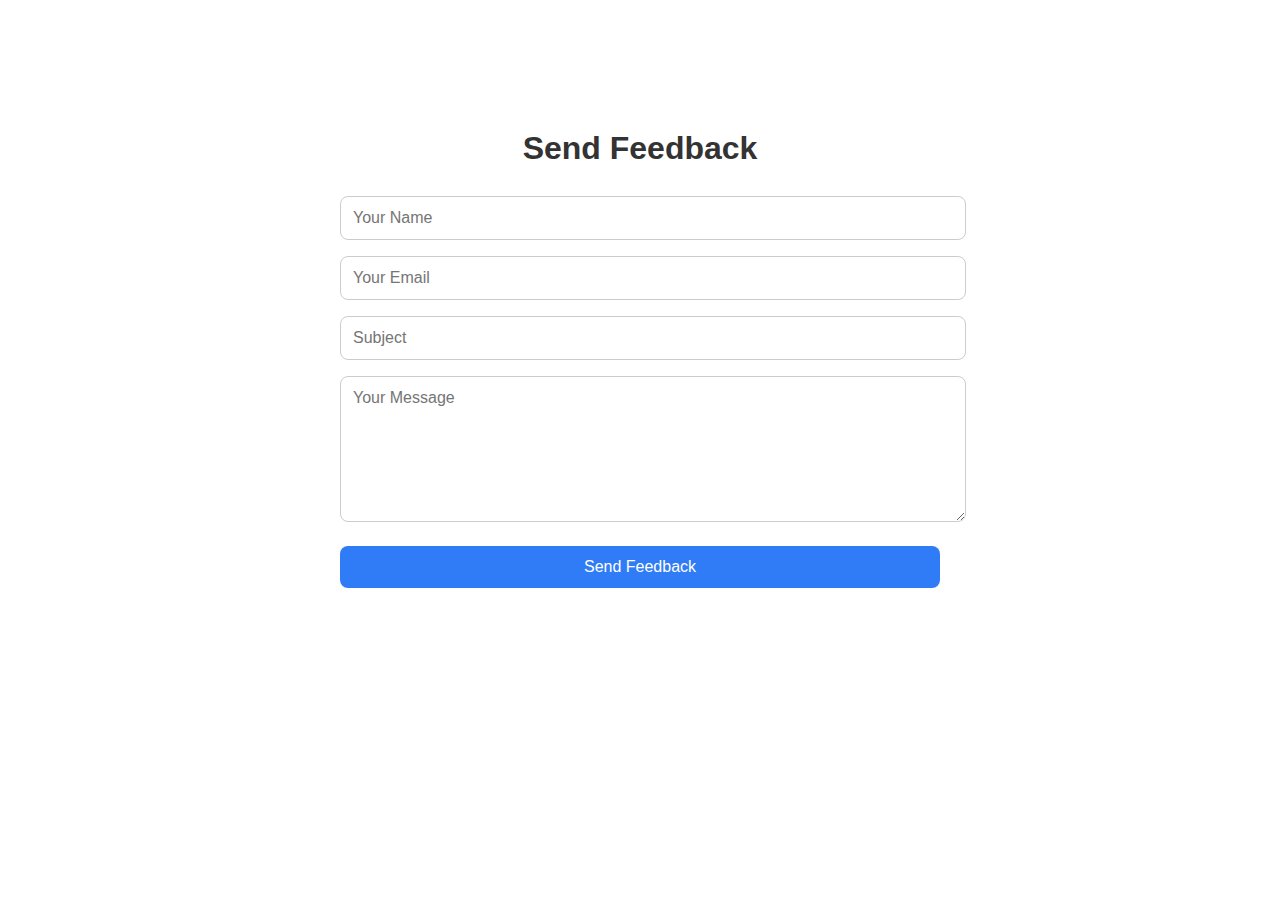
<file: feedback.html>
<!DOCTYPE html>
<html lang="en">
<head>

  <!-- Google tag (gtag.js) -->
<script async src="https://www.googletagmanager.com/gtag/js?id=G-5B189B5SZW"></script>
<script>
  window.dataLayer = window.dataLayer || [];
  function gtag(){dataLayer.push(arguments);}
  gtag('js', new Date());

  gtag('config', 'G-5B189B5SZW');
</script>
  
  <meta charset="UTF-8" />
  <meta name="viewport" content="width=device-width, initial-scale=1.0"/>
  <title>Send Feedback – Ultimate Streamer</title>
  
  <!-- Standard favicon -->
<link rel="icon" type="image/x-icon" href="favicon.ico">

<!-- Apple touch icon -->
<link rel="apple-touch-icon" sizes="180x180" href="icon-180.png">

<!-- Android + PWA icons -->
<link rel="icon" type="image/png" sizes="192x192" href="icon-192.png">
<link rel="icon" type="image/png" sizes="512x512" href="icon-512.png">

  <style>
    body {
      font-family: Arial, sans-serif;
      max-width: 800px;
      margin: 0 auto;
      padding: 2rem;
      line-height: 1.6;
    }

    .container {
      max-width: 600px;
      margin: 40px auto;
      background-color: white;
      padding: 30px;
      border-radius: 12px;
    }

    h1 {
      text-align: center;
      color: #333;
    }

    input, textarea {
      width: 100%;
      padding: 12px;
      margin-bottom: 16px;
      border: 1px solid #ccc;
      border-radius: 8px;
      font-size: 16px;
      font-family: Arial, sans-serif;
    }

    textarea {
      resize: vertical;
      height: 120px;
    }

    button {
      background-color: #2f7cf6;
      color: white;
      padding: 12px 20px;
      font-size: 16px;
      border: none;
      border-radius: 8px;
      cursor: pointer;
      width: 100%;
    }

    button:hover {
      background-color: #1e64d1;
    }

    .success-message {
      display: none;
      text-align: center;
      color: green;
      font-weight: bold;
      margin-top: 20px;
    }
  </style>
</head>
<body>
  <div class="container">
    <h1>Send Feedback</h1>

    <form action="https://api.web3forms.com/submit" method="POST">
      <!-- Replace with your Web3Forms access key -->
      <input type="hidden" name="access_key" value="80cb3bab-72ae-453f-807c-1f4032e6a6cd">

      <input type="text" name="name" placeholder="Your Name" required>
      <input type="email" name="email" placeholder="Your Email" required>
      <input type="text" name="subject" placeholder="Subject" required>
      <textarea name="message" placeholder="Your Message" required></textarea>

      <button type="submit">Send Feedback</button>
    </form>
  </div>
</body>
</html>
</file>
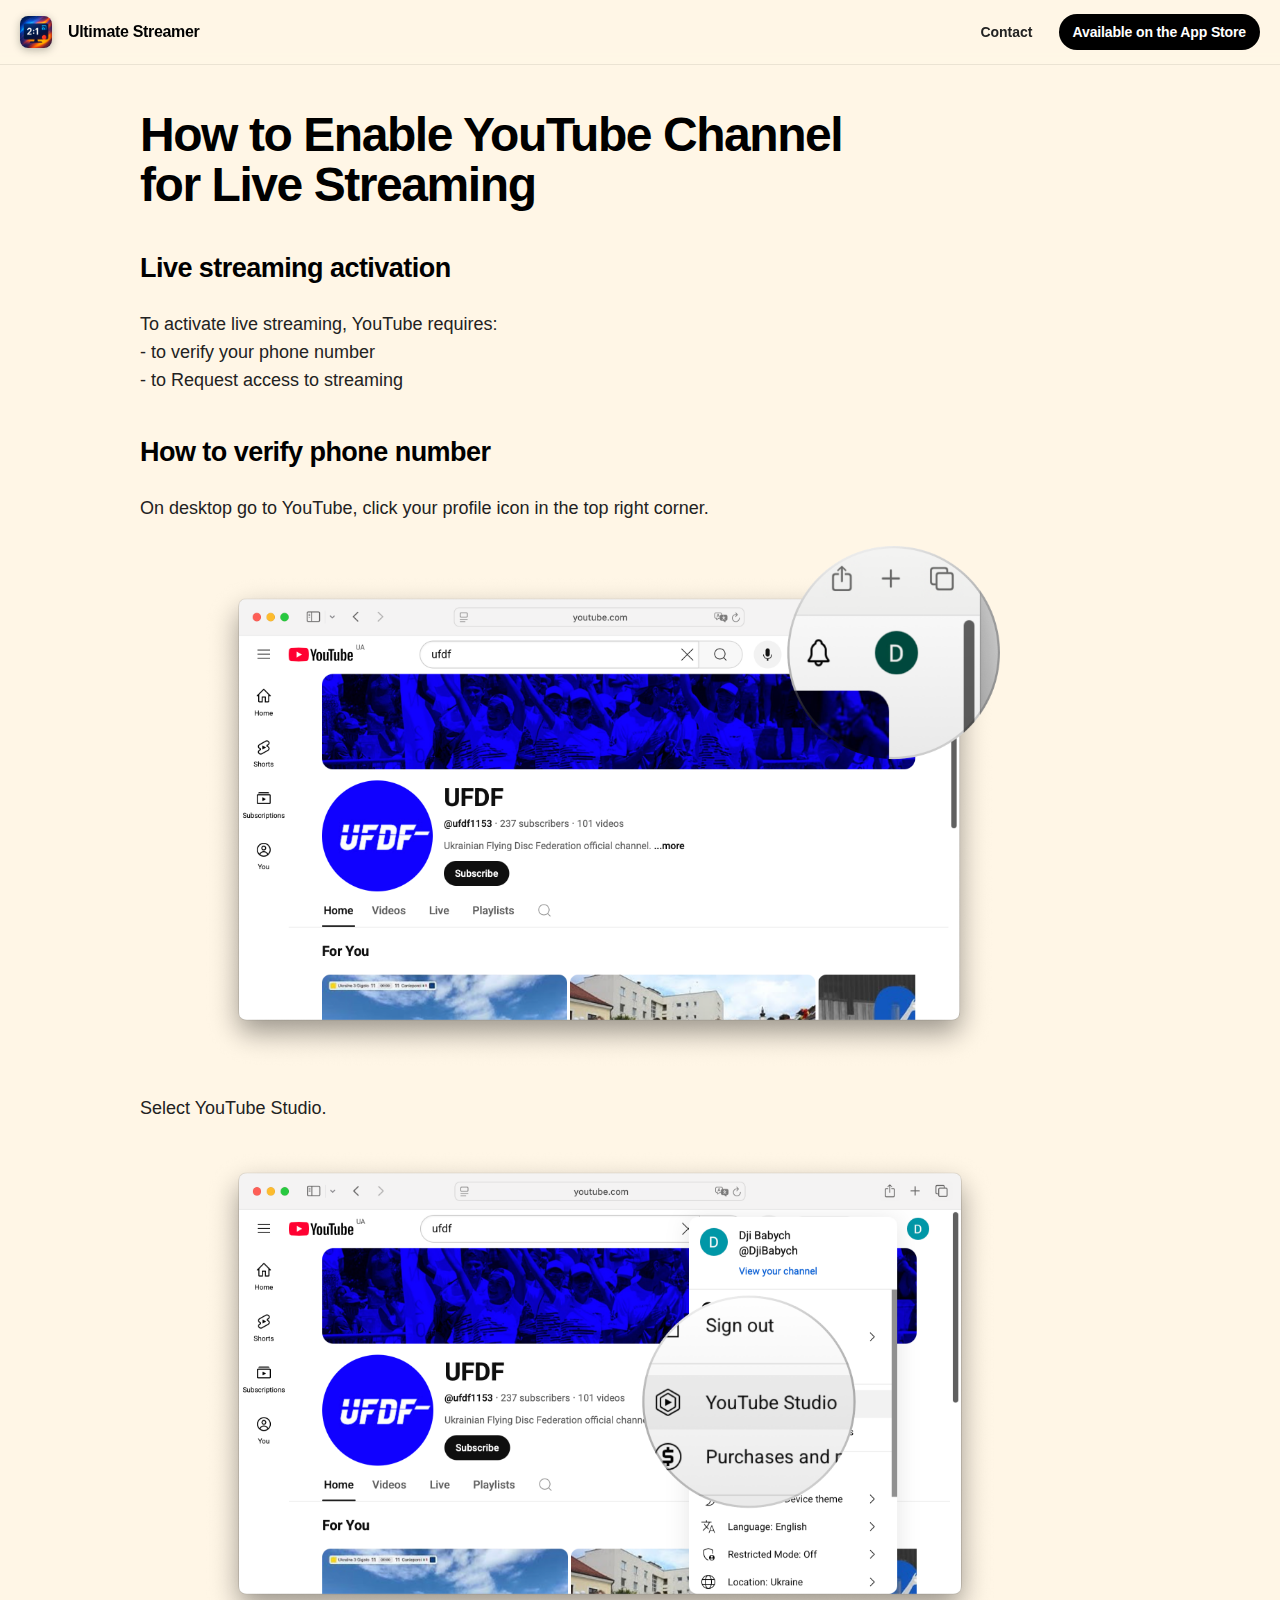
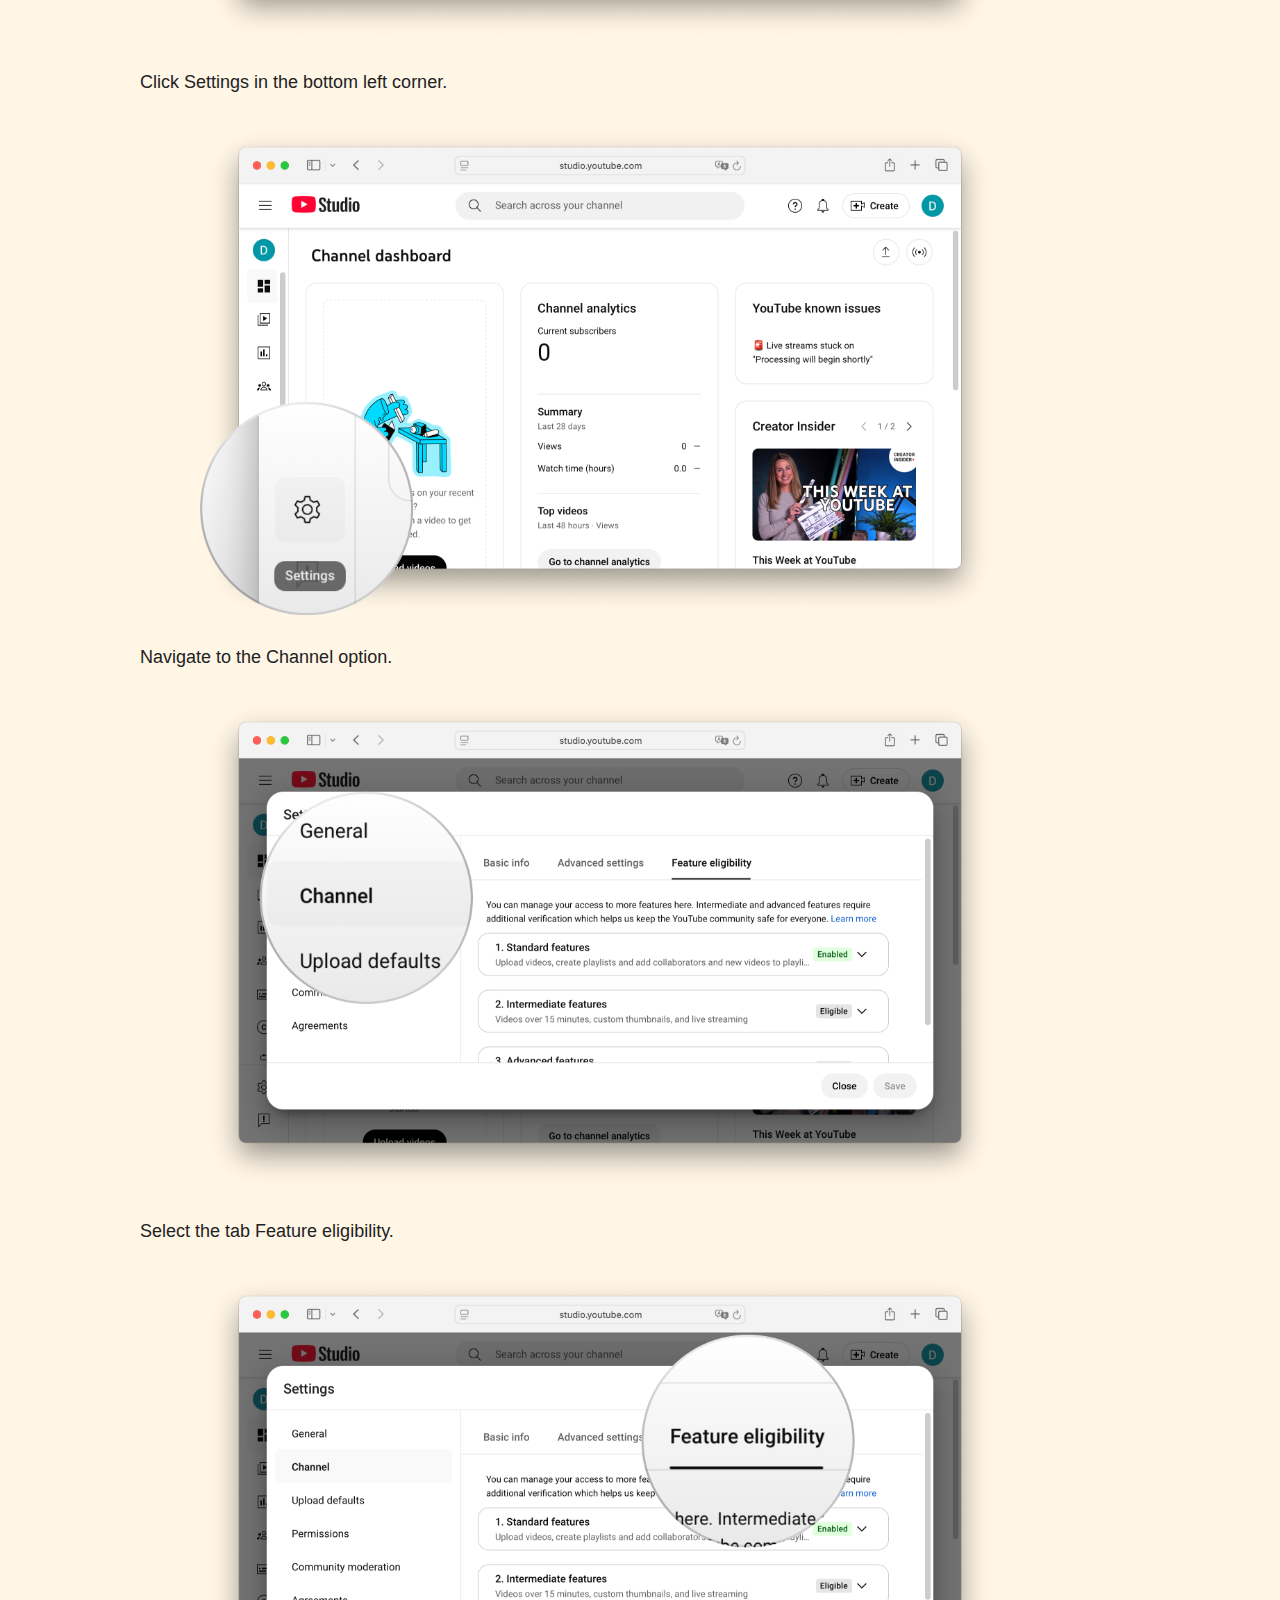
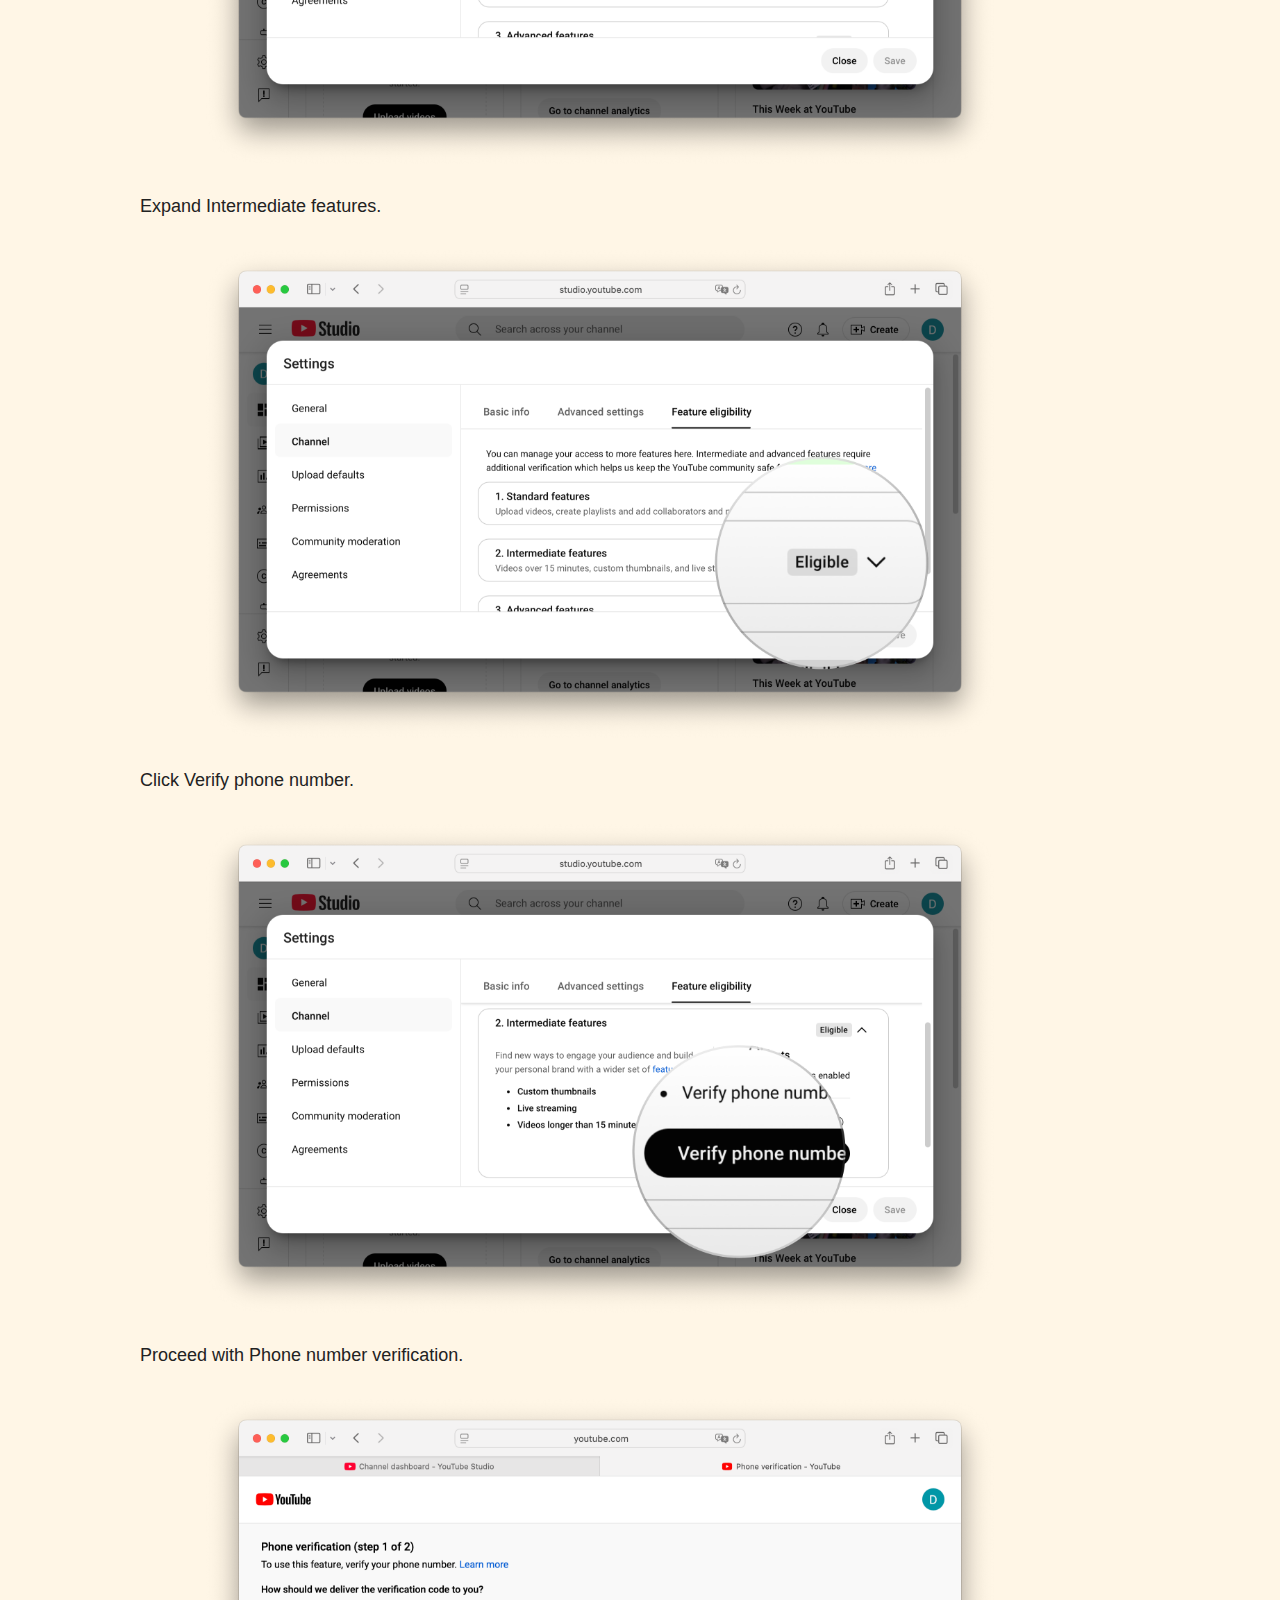
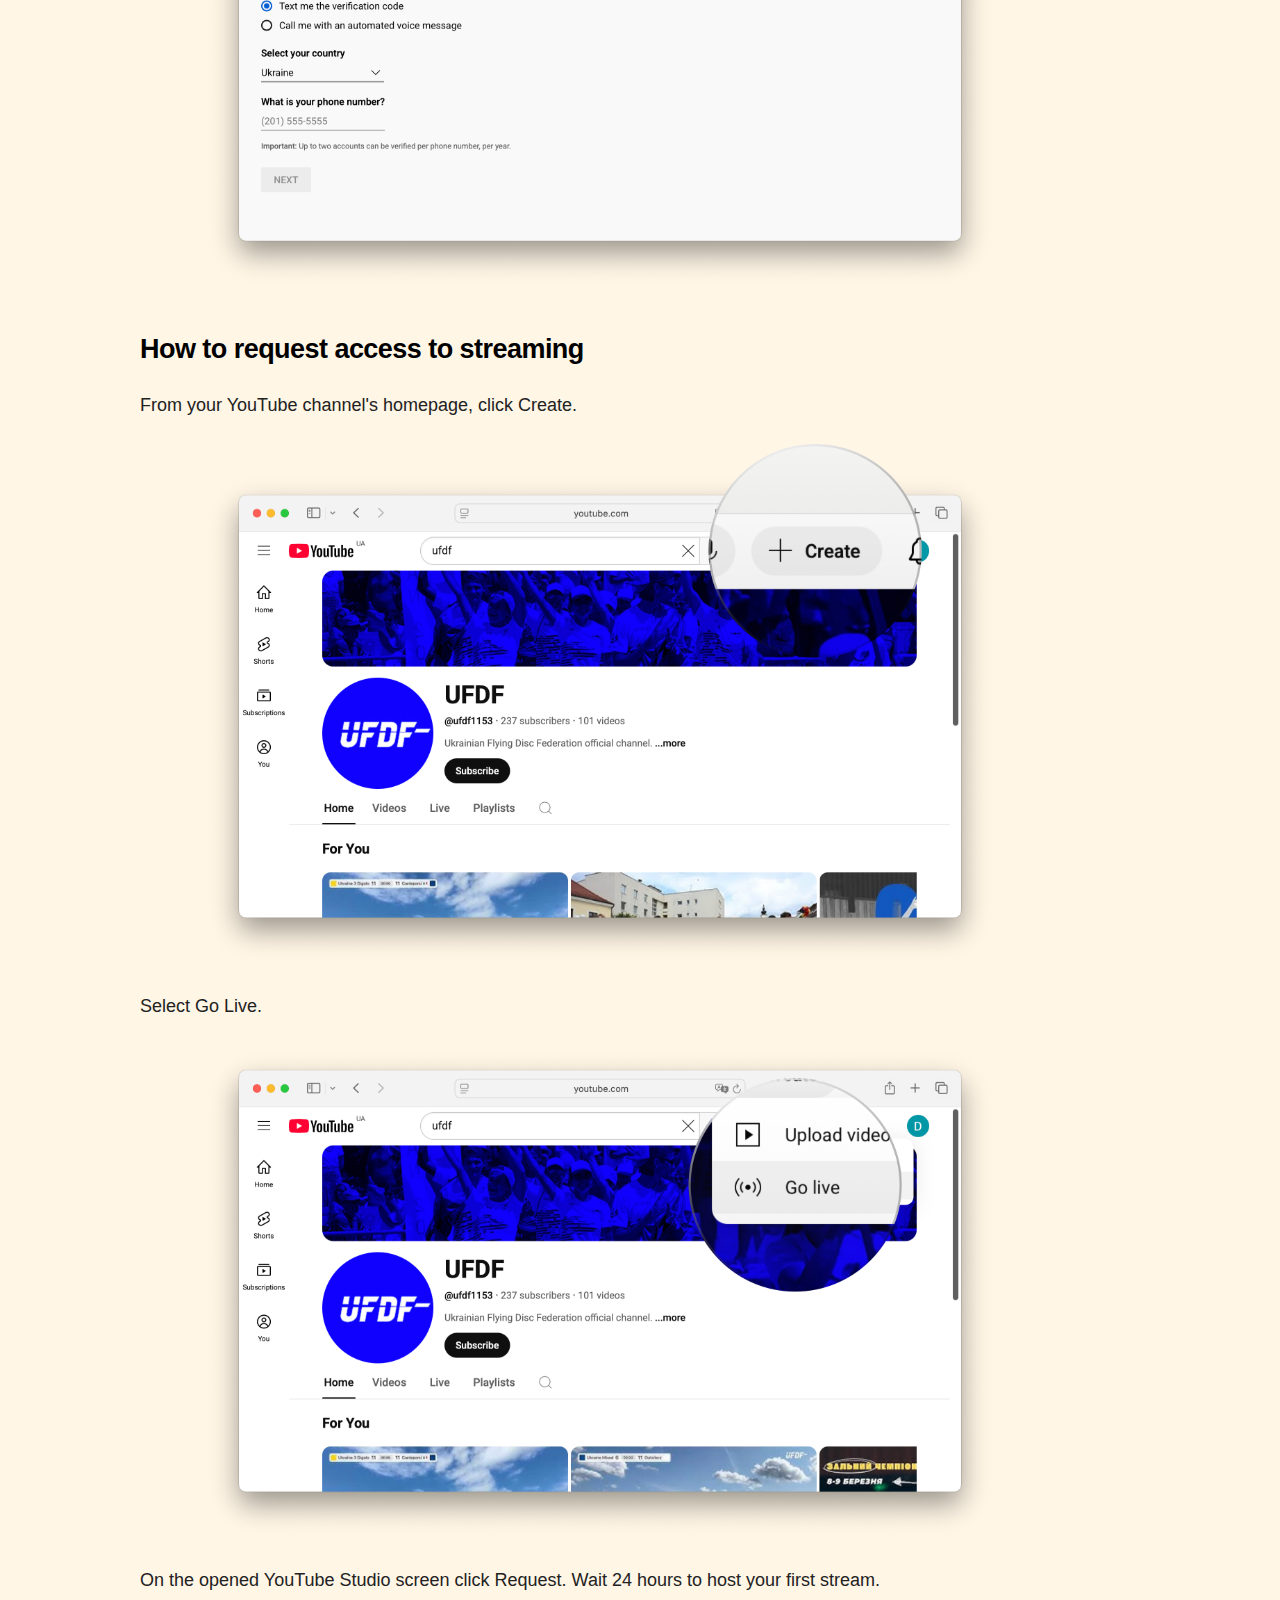
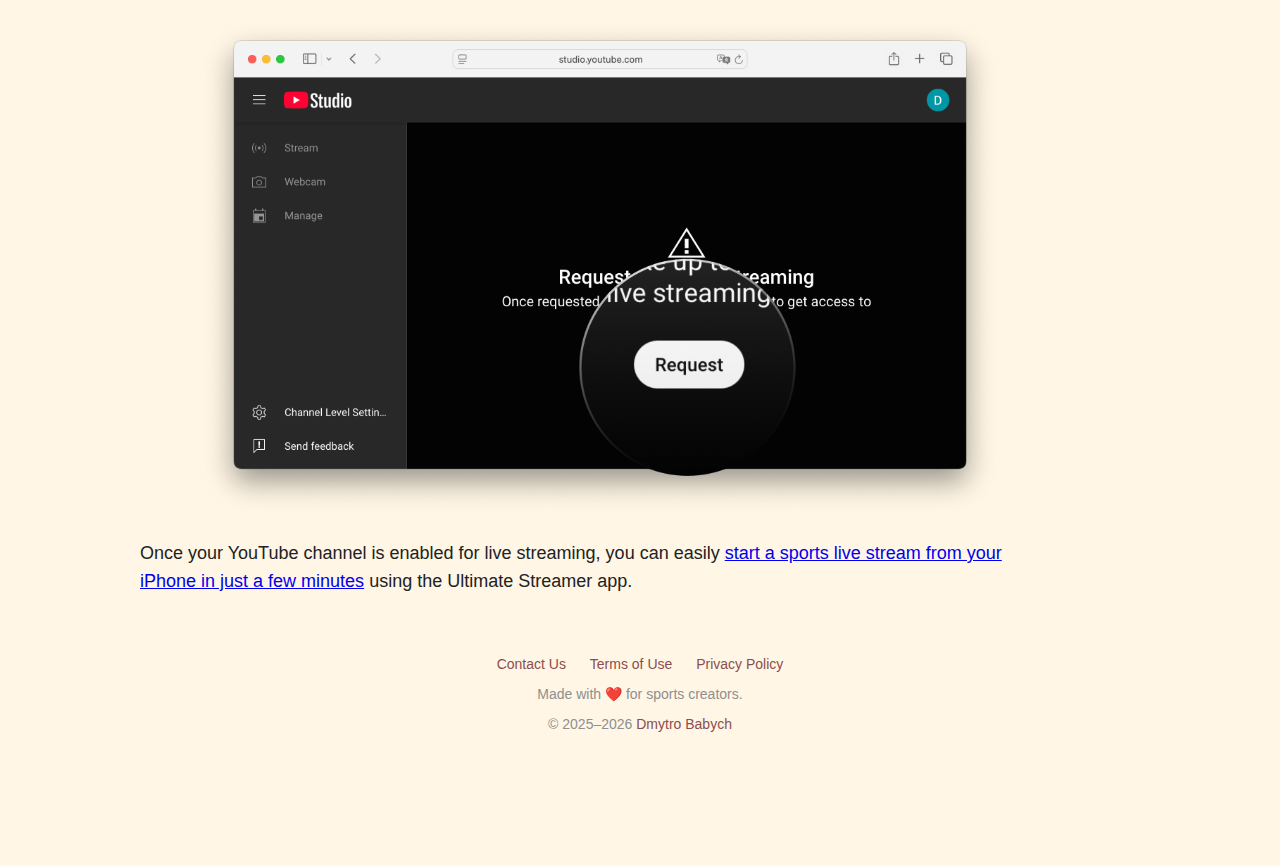
<file: how-to-enable-youtube-channel-for-live-streaming.html>
<!DOCTYPE html>
<html lang="en">
<head>
<!-- Google tag (gtag.js) -->
<script async src="https://www.googletagmanager.com/gtag/js?id=G-5B189B5SZW"></script>
<script>
window.dataLayer = window.dataLayer || [];
function gtag(){dataLayer.push(arguments);}
gtag('js', new Date());

gtag('config', 'G-5B189B5SZW');
</script>
<meta charset="UTF-8" />
<meta name="viewport" content="width=device-width, initial-scale=1.0"/>
<title>How to Enable YouTube Live Streaming on Your Channel — Ultimate Streamer Guide</title>
<meta name="description" content="Step-by-step guide explaining how to enable live streaming on your YouTube channel. Learn how to verify your channel, activate YouTube Live, and prepare it for sports streaming from iPhone using Ultimate Streamer."/>
<link rel="canonical" href="https://ultimate-streamer.com/how-to-enable-youtube-channel-for-live-streaming.html"/>

<!-- Helpful but optional -->
<meta name="robots" content="index,follow,max-image-preview:large"/>
<meta name="keywords" content="enable YouTube live streaming, YouTube live activation, verify YouTube channel for live streaming, how to enable YouTube live stream, YouTube live streaming requirements, stream sports to YouTube from iPhone"/>

<!-- Open Graph -->
<meta property="og:type" content="article"/>
<meta property="og:url" content="https://ultimate-streamer.com/how-to-enable-youtube-channel-for-live-streaming.html"/>
<meta property="og:title" content="How to Enable YouTube Live Streaming on Your Channel"/>
<meta property="og:description" content="Step-by-step guide to verifying your YouTube channel and activating live streaming so you can broadcast sports using the Ultimate Streamer app."/>
<meta property="og:image" content="https://ultimate-streamer.com/assets/app-preview@3x.png"/>

<!-- Twitter -->
<meta name="twitter:card" content="summary_large_image"/>
<meta name="twitter:title" content="How to Enable YouTube Live Streaming on Your Channel"/>
<meta name="twitter:description" content="Learn how to activate YouTube Live and prepare your channel for sports streaming from iPhone using Ultimate Streamer."/>
<meta name="twitter:image" content="https://ultimate-streamer.com/assets/app-preview@3x.png"/>

<!-- Standard favicon -->
<link rel="icon" type="image/x-icon" href="favicon.ico">

<!-- Apple touch icon -->
<link rel="apple-touch-icon" sizes="180x180" href="icon-180.png">

<!-- Android + PWA icons -->
<link rel="icon" type="image/png" sizes="192x192" href="icon-192.png">
<link rel="icon" type="image/png" sizes="512x512" href="icon-512.png">

<link href="styles.css" rel="stylesheet"/>

<!-- JSON-LD: Article -->
<script type="application/ld+json">
{
  "@context": "https://schema.org",
  "@type": "Article",
  "headline": "How to Enable YouTube Channel for Live Streaming",
  "description": "Guide explaining how to verify a YouTube channel and enable live streaming so you can broadcast sports from an iPhone using the Ultimate Streamer app.",
  "author": {
    "@type": "Organization",
    "name": "Ultimate Streamer"
  },
  "publisher": {
    "@type": "Organization",
    "name": "Ultimate Streamer",
    "logo": {
      "@type": "ImageObject",
      "url": "https://ultimate-streamer.com/assets/app-preview@3x.png"
    }
  },
  "mainEntityOfPage": {
    "@type": "WebPage",
    "@id": "https://ultimate-streamer.com/how-to-enable-youtube-channel-for-live-streaming.html"
  }
}
</script>


<!-- JSON-LD: SoftwareApplication -->
<script type="application/ld+json">
{
  "@context": "https://schema.org",
  "@type": "SoftwareApplication",
  "name": "Ultimate Streamer",
  "applicationCategory": "MultimediaApplication",
  "operatingSystem": "iOS",
  "description": "Sports live streaming app for iPhone with overlays, scoreboards and instant replays. Stream sports to YouTube or any RTMP platform.",
  "offers": {
    "@type": "Offer",
    "price": "0.00",
    "priceCurrency": "USD"
  },
  "url": "https://ultimate-streamer.com/",
  "image": "https://ultimate-streamer.com/assets/app-preview@3x.png",
  "softwareVersion": "1.0"
}
</script>
</head>

<body>
  <!-- Sticky top menu -->
  <nav class="page-nav" aria-label="Primary">
    <div class="page-nav__inner">
      <a class="page-nav__brand" href="index.html" aria-label="Back to home">
        <img
          class="page-nav__icon"
          src="icon-180.png"
          alt="Ultimate Streamer app icon"
          width="32"
          height="32"
          loading="eager"
        />
        <span class="page-nav__name">Ultimate Streamer</span>
      </a>

      <div class="page-nav__right">
        <div class="page-nav__links" aria-label="Sections">
<!--          <a href="articles.html">Articles</a>-->
          <a href="feedback.html">Contact</a>
<!--          <a href="privacy-policy.html">Privacy</a>-->
        </div>

        <a
          class="page-nav__store"
          href="https://apps.apple.com/ua/app/ultimate-sports-streamer/id6745222525"
          rel="noopener"
        >
          Available on the App Store
        </a>
      </div>
    </div>
  </nav>

  <!-- Page body -->
  <main class="page">
      <article class="page-article">
          <header class="page-article__header">
              <h1 class="page-article__title">How to Enable YouTube Channel for Live Streaming</h1>
          </header>
          
          <div class="page-article__content">
              
              <h2>Live streaming activation</h2>
              
              <p>To activate live streaming, YouTube requires:<br />
              - to verify your phone number<br />
              - to Request access to streaming</p>
              
              
              <h2>How to verify phone number</h2>
              
              <p>On desktop go to YouTube, click your profile icon in the top right corner.</p>
              <img src="assets/youtube-live-manual/youtube-live-activation-manual-001.png" alt="How to Enable YouTube Channel for Live Streaming. Open profile" class="article-image">
              
              <p>Select YouTube Studio.</p>
              <img src="assets/youtube-live-manual/youtube-live-activation-manual-002.png" alt="How to Enable YouTube Channel for Live Streaming. Open YouTube studio" class="article-image">

              <p>Click Settings in the bottom left corner.</p>
              <img src="assets/youtube-live-manual/youtube-live-activation-manual-003.png" alt="How to Enable YouTube Channel for Live Streaming. Open Settings" class="article-image">
              
              <p>Navigate to the Channel option.</p>
              <img src="assets/youtube-live-manual/youtube-live-activation-manual-004.png" alt="How to Enable YouTube Channel for Live Streaming. Channel settings" class="article-image">
              
              <p>Select the tab Feature eligibility.</p>
              <img src="assets/youtube-live-manual/youtube-live-activation-manual-005.png" alt="How to Enable YouTube Channel for Live Streaming. Channel Feature eligibility" class="article-image">

              <p>Expand Intermediate features.</p>
              <img src="assets/youtube-live-manual/youtube-live-activation-manual-006.png" alt="How to Enable YouTube Channel for Live Streaming. Intermediate channel features" class="article-image">
              
              <p>Click Verify phone number.</p>
              <img src="assets/youtube-live-manual/youtube-live-activation-manual-007.png" alt="How to Enable YouTube Channel for Live Streaming. Verify phone number" class="article-image">
              
              <p>Proceed with Phone number verification.</p>
              <img src="assets/youtube-live-manual/youtube-live-activation-manual-008.png" alt="How to Enable YouTube Channel for Live Streaming. Phone number verification" class="article-image">
                  
              
              <h2>How to request access to streaming</h2>
              
              <p>From your YouTube channel's homepage, click Create.</p>
              <img src="assets/youtube-live-manual/youtube-live-activation-manual-009.png" alt="How to Enable YouTube Channel for Live Streaming. Create button" class="article-image">
              
              <p>Select Go Live.</p>
              <img src="assets/youtube-live-manual/youtube-live-activation-manual-010.png" alt="How to Enable YouTube Channel for Live Streaming. Go Live" class="article-image">

              <p>On the opened YouTube Studio screen click Request. Wait 24 hours to host your first stream.</p>
              <img src="assets/youtube-live-manual/youtube-live-activation-manual-011.png" alt="How to Enable YouTube Channel for Live Streaming. Request live streaming" class="article-image">

              <p>
              Once your YouTube channel is enabled for live streaming, you can easily <a href="how-to-start-a-sports-live-stream-in-3-minutes.html">start a sports live stream from your iPhone in just a few minutes</a> using the Ultimate Streamer app.
              </p>
                  
          </div>
      </article>
  </main>

  <!-- Same footer as homepage -->
  <footer>
    <div class="footer-links">
      <a href="feedback.html">Contact Us</a>
      <a href="terms-of-use.html">Terms of Use</a>
      <a href="privacy-policy.html">Privacy Policy</a>
    </div>
    <p>Made with ❤️ for sports creators.</p>
    <p>© 2025–2026 <a href="https://www.linkedin.com/in/dmytro-babych-a8581b2/">Dmytro Babych</a></p>
  </footer>
</body>
</html>
</file>
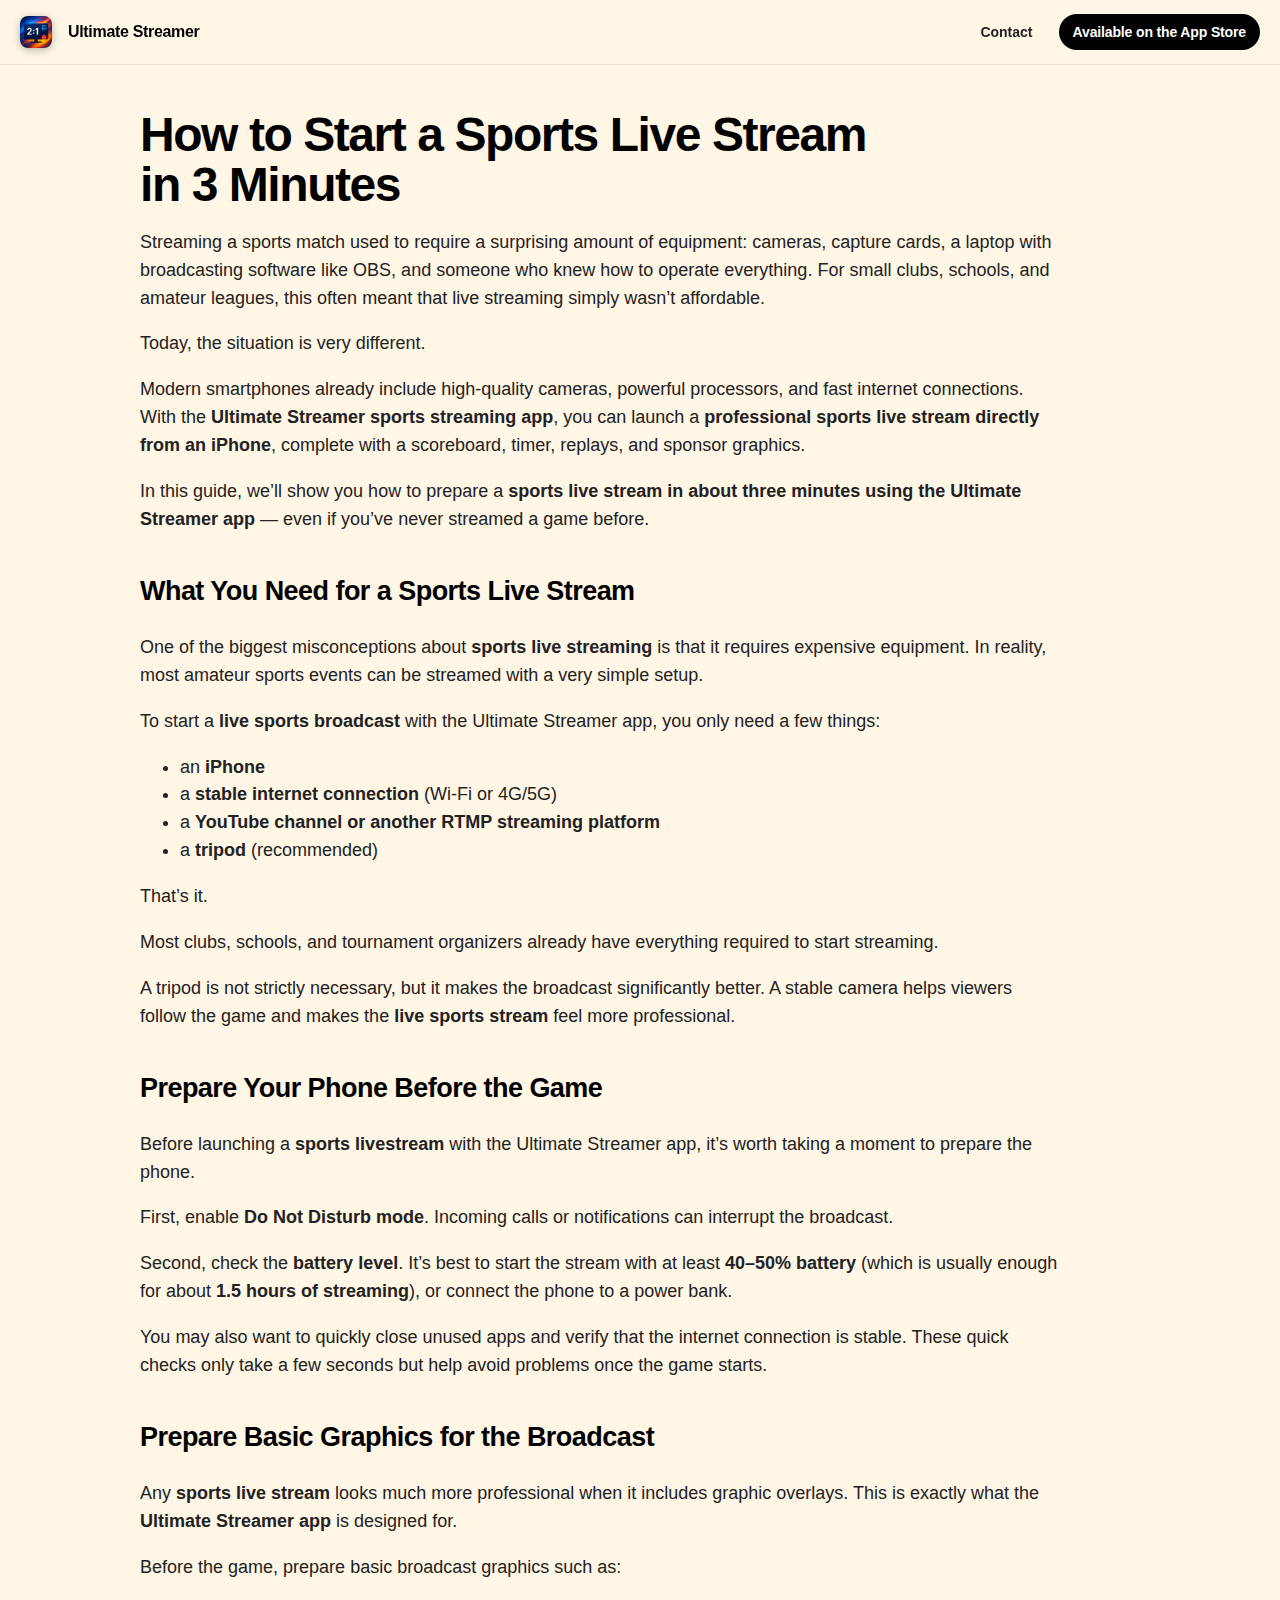
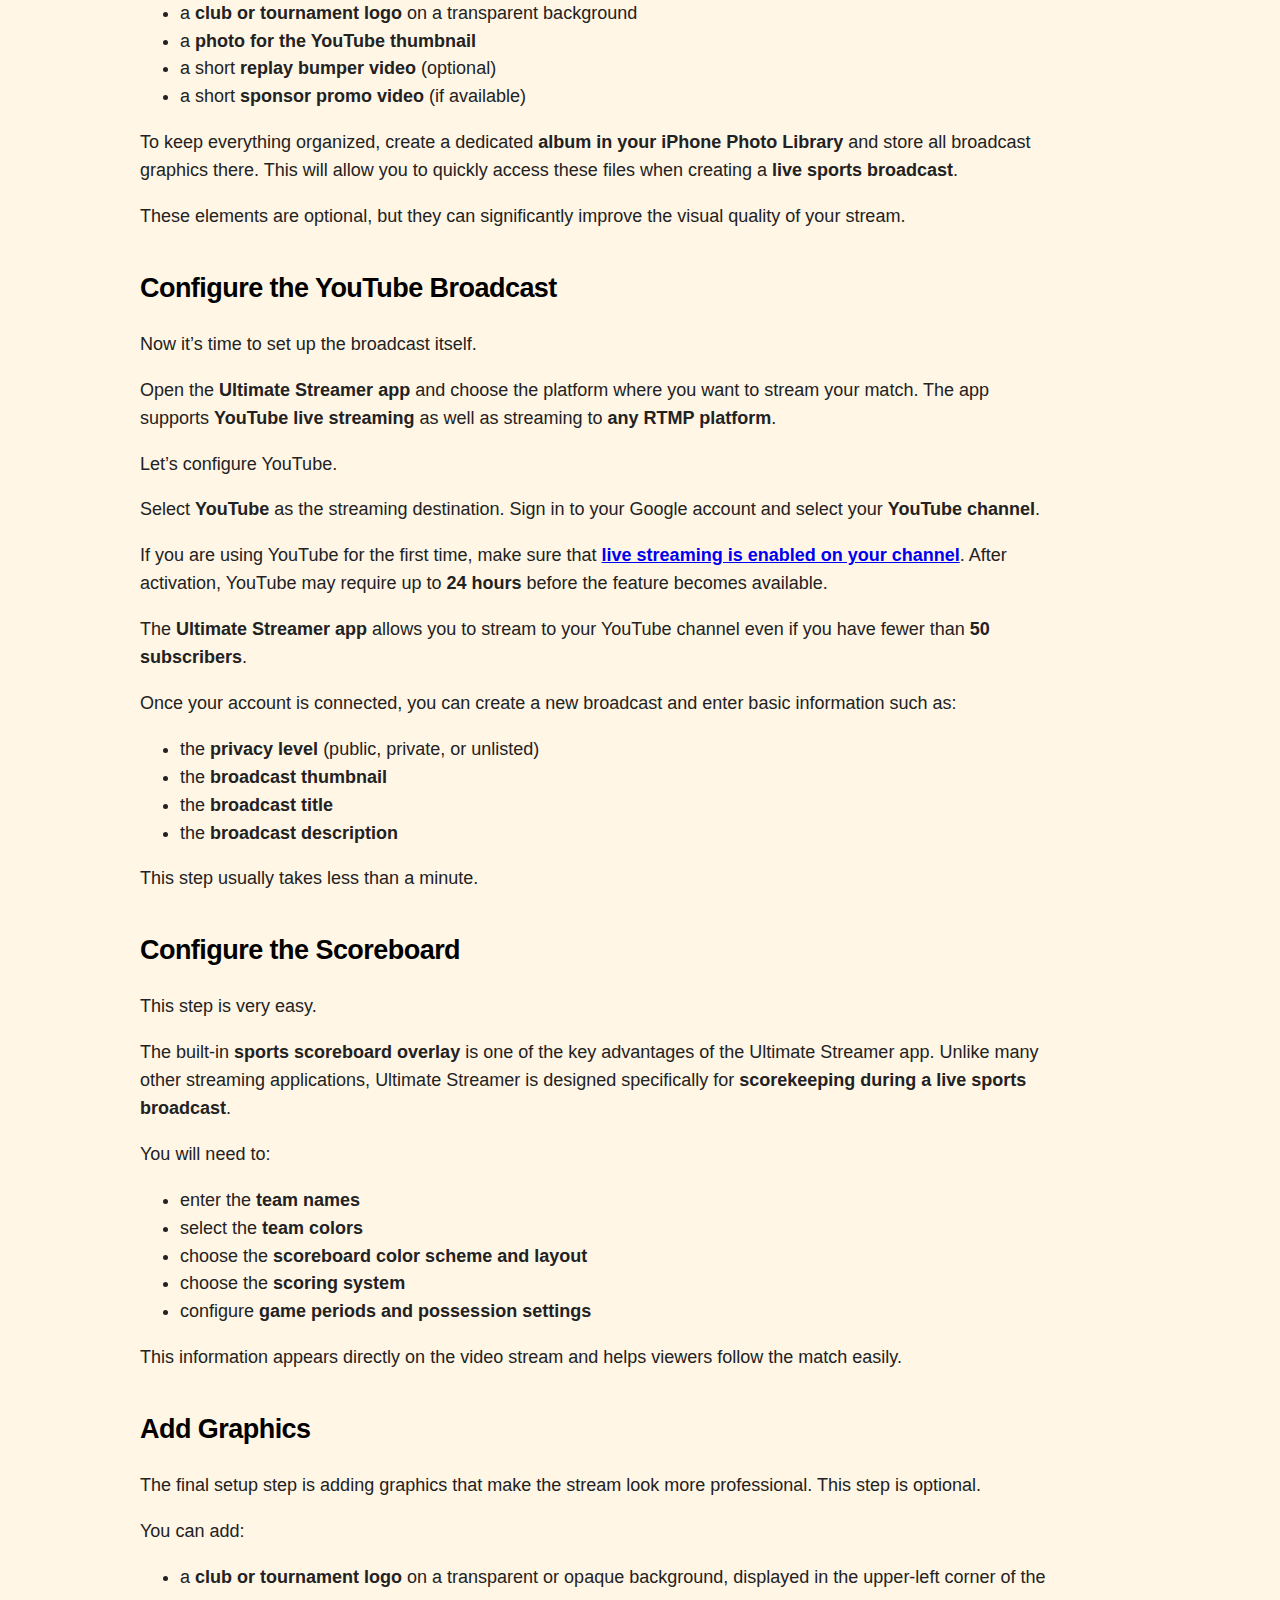
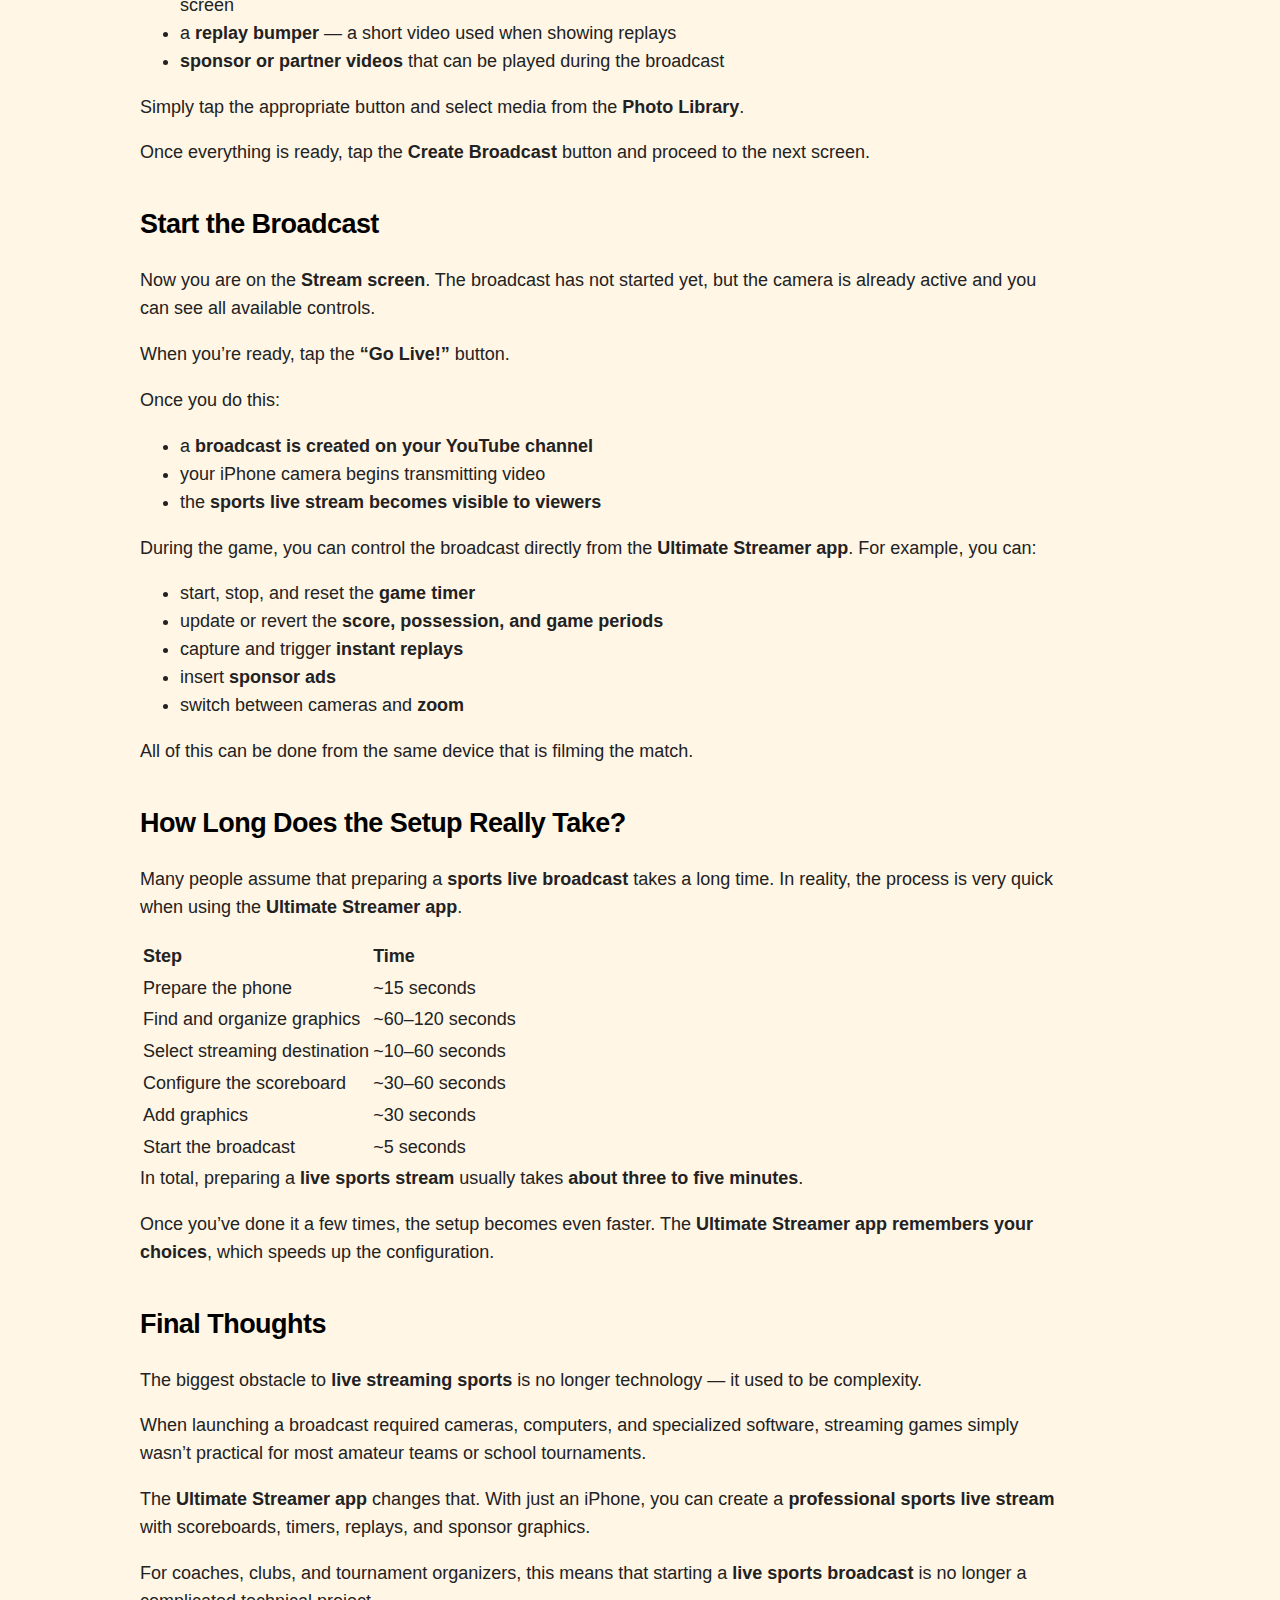
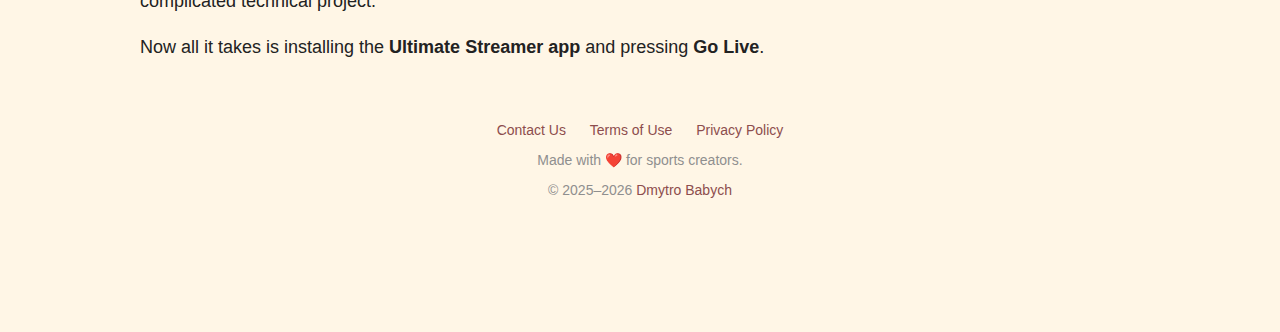
<file: how-to-start-a-sports-live-stream-in-3-minutes.html>
<!DOCTYPE html>
<html lang="en">
<head>
<!-- Google tag (gtag.js) -->
<script async src="https://www.googletagmanager.com/gtag/js?id=G-5B189B5SZW"></script>
<script>
window.dataLayer = window.dataLayer || [];
function gtag(){dataLayer.push(arguments);}
gtag('js', new Date());

gtag('config', 'G-5B189B5SZW');
</script>
<meta charset="UTF-8" />
<meta name="viewport" content="width=device-width, initial-scale=1.0"/>
<title>How to Start a Sports Live Stream in 3 Minutes (iPhone Guide) — Ultimate Streamer</title>
<meta name="description" content="Learn how to start a sports live stream in minutes using an iPhone and the Ultimate Streamer sports streaming app. Stream to YouTube with scoreboard overlays and replays."/>
<link rel="canonical" href="https://ultimate-streamer.com/how-to-start-a-sports-live-stream-in-3-minutes.html"/>

<!-- Helpful but optional -->
<meta name="robots" content="index,follow,max-image-preview:large"/>
<meta name="keywords" content="sports live stream, sports live streaming app, how to stream sports from iPhone, live sports broadcast iPhone, YouTube sports livestream, scoreboard overlay app, instant replay sports stream"/>

<!-- Open Graph -->
<meta property="og:type" content="article"/>
<meta property="og:url" content="https://ultimate-streamer.com/how-to-start-a-sports-live-stream-in-3-minutes.html"/>
<meta property="og:title" content="How to Start a Sports Live Stream in 3 Minutes"/>
<meta property="og:description" content="Step-by-step guide to streaming sports from your iPhone using the Ultimate Streamer sports streaming app."/>
<meta property="og:image" content="https://ultimate-streamer.com/assets/app-preview@3x.png"/>

<!-- Twitter -->
<meta name="twitter:card" content="summary_large_image"/>
<meta name="twitter:title" content="How to Start a Sports Live Stream in 3 Minutes"/>
<meta name="twitter:description" content="Learn how to stream sports from your iPhone to YouTube with scoreboard overlays and instant replays."/>
<meta name="twitter:image" content="https://ultimate-streamer.com/assets/app-preview@3x.png"/>

<!-- Standard favicon -->
<link rel="icon" type="image/x-icon" href="favicon.ico">

<!-- Apple touch icon -->
<link rel="apple-touch-icon" sizes="180x180" href="icon-180.png">

<!-- Android + PWA icons -->
<link rel="icon" type="image/png" sizes="192x192" href="icon-192.png">
<link rel="icon" type="image/png" sizes="512x512" href="icon-512.png">

<link href="styles.css" rel="stylesheet"/>

<!-- JSON-LD: Article -->
<script type="application/ld+json">
    {
        "@context": "https://schema.org",
        "@type": "Article",
        "headline": "How to Start a Sports Live Stream in 3 Minutes",
        "description": "Step-by-step guide explaining how to stream sports from an iPhone using the Ultimate Streamer sports streaming app.",
        "author": {
            "@type": "Organization",
            "name": "Ultimate Streamer"
        },
        "publisher": {
            "@type": "Organization",
            "name": "Ultimate Streamer",
            "logo": {
                "@type": "ImageObject",
                "url": "https://ultimate-streamer.com/assets/app-preview@3x.png"
            }
        },
        "mainEntityOfPage": {
            "@type": "WebPage",
            "@id": "https://ultimate-streamer.com/how-to-start-a-sports-live-stream-in-3-minutes.html"
        }
    }
</script>

<!-- JSON-LD: SoftwareApplication -->
<script type="application/ld+json">
    {
        "@context": "https://schema.org",
        "@type": "SoftwareApplication",
        "name": "Ultimate Streamer",
        "applicationCategory": "MultimediaApplication",
        "operatingSystem": "iOS",
        "description": "Sports live streaming app for iPhone with overlays, scoreboards and instant replays. Stream sports to YouTube or any RTMP platform.",
        "offers": {
            "@type": "Offer",
            "price": "0.00",
            "priceCurrency": "USD"
        },
        "url": "https://ultimate-streamer.com/",
        "image": "https://ultimate-streamer.com/assets/app-preview@3x.png",
        "softwareVersion": "1.0"
    }
</script>
</head>

<body>
  <!-- Sticky top menu -->
  <nav class="page-nav" aria-label="Primary">
    <div class="page-nav__inner">
      <a class="page-nav__brand" href="index.html" aria-label="Back to home">
        <img
          class="page-nav__icon"
          src="icon-180.png"
          alt="Ultimate Streamer app icon"
          width="32"
          height="32"
          loading="eager"
        />
        <span class="page-nav__name">Ultimate Streamer</span>
      </a>

      <div class="page-nav__right">
        <div class="page-nav__links" aria-label="Sections">
<!--          <a href="articles.html">Articles</a>-->
          <a href="feedback.html">Contact</a>
<!--          <a href="privacy-policy.html">Privacy</a>-->
        </div>

        <a
          class="page-nav__store"
          href="https://apps.apple.com/ua/app/ultimate-sports-streamer/id6745222525"
          rel="noopener"
        >
          Available on the App Store
        </a>
      </div>
    </div>
  </nav>

  <!-- Page body -->
  <main class="page">
      <article class="page-article">
          <header class="page-article__header">
              <h1 class="page-article__title">How to Start a Sports Live Stream in 3 Minutes</h1>
          </header>
          
          <div class="page-article__content">
              <p>
              Streaming a sports match used to require a surprising amount of equipment: cameras, capture cards, a laptop with broadcasting software like OBS, and someone who knew how to operate everything. For small clubs, schools, and amateur leagues, this often meant that live streaming simply wasn’t affordable.
              </p>
              
              <p>Today, the situation is very different.</p>
              
              <p>
              Modern smartphones already include high-quality cameras, powerful processors, and fast internet connections. With the <strong>Ultimate Streamer sports streaming app</strong>, you can launch a <strong>professional sports live stream directly from an iPhone</strong>, complete with a scoreboard, timer, replays, and sponsor graphics.
              </p>
              
              <p>
              In this guide, we’ll show you how to prepare a <strong>sports live stream in about three minutes using the Ultimate Streamer app</strong> — even if you’ve never streamed a game before.
              </p>
              
              <h2>What You Need for a Sports Live Stream</h2>
              
              <p>
              One of the biggest misconceptions about <strong>sports live streaming</strong> is that it requires expensive equipment. In reality, most amateur sports events can be streamed with a very simple setup.
              </p>
              
              <p>
              To start a <strong>live sports broadcast</strong> with the Ultimate Streamer app, you only need a few things:
              </p>
              
              <ul>
                  <li>an <strong>iPhone</strong></li>
                  <li>a <strong>stable internet connection</strong> (Wi-Fi or 4G/5G)</li>
                  <li>a <strong>YouTube channel or another RTMP streaming platform</strong></li>
                  <li>a <strong>tripod</strong> (recommended)</li>
              </ul>
              
              <p>That’s it.</p>
              
              <p>
              Most clubs, schools, and tournament organizers already have everything required to start streaming.
              </p>
              
              <p>
              A tripod is not strictly necessary, but it makes the broadcast significantly better. A stable camera helps viewers follow the game and makes the <strong>live sports stream</strong> feel more professional.
              </p>
              
              <h2>Prepare Your Phone Before the Game</h2>
              
              <p>
              Before launching a <strong>sports livestream</strong> with the Ultimate Streamer app, it’s worth taking a moment to prepare the phone.
              </p>
              
              <p>
              First, enable <strong>Do Not Disturb mode</strong>. Incoming calls or notifications can interrupt the broadcast.
              </p>
              
              <p>
              Second, check the <strong>battery level</strong>. It’s best to start the stream with at least <strong>40–50% battery</strong> (which is usually enough for about <strong>1.5 hours of streaming</strong>), or connect the phone to a power bank.
              </p>
              
              <p>
              You may also want to quickly close unused apps and verify that the internet connection is stable. These quick checks only take a few seconds but help avoid problems once the game starts.
              </p>
              
              <h2>Prepare Basic Graphics for the Broadcast</h2>
              
              <p>
              Any <strong>sports live stream</strong> looks much more professional when it includes graphic overlays. This is exactly what the <strong>Ultimate Streamer app</strong> is designed for.
              </p>
              
              <p>Before the game, prepare basic broadcast graphics such as:</p>
              
              <ul>
                  <li>a <strong>club or tournament logo</strong> on a transparent background</li>
                  <li>a <strong>photo for the YouTube thumbnail</strong></li>
                  <li>a short <strong>replay bumper video</strong> (optional)</li>
                  <li>a short <strong>sponsor promo video</strong> (if available)</li>
              </ul>
              
              <p>
              To keep everything organized, create a dedicated <strong>album in your iPhone Photo Library</strong> and store all broadcast graphics there. This will allow you to quickly access these files when creating a <strong>live sports broadcast</strong>.
              </p>
              
              <p>
              These elements are optional, but they can significantly improve the visual quality of your stream.
              </p>
              
              <h2>Configure the YouTube Broadcast</h2>
              
              <p>Now it’s time to set up the broadcast itself.</p>
              
              <p>
              Open the <strong>Ultimate Streamer app</strong> and choose the platform where you want to stream your match. The app supports <strong>YouTube live streaming</strong> as well as streaming to <strong>any RTMP platform</strong>.
              </p>
              
              <p>Let’s configure YouTube.</p>
              
              <p>
              Select <strong>YouTube</strong> as the streaming destination. Sign in to your Google account and select your <strong>YouTube channel</strong>.
              </p>
              
              <p>
              If you are using YouTube for the first time, make sure that <a href="how-to-enable-youtube-channel-for-live-streaming.html"><strong>live streaming is enabled on your channel</strong></a>. After activation, YouTube may require up to <strong>24 hours</strong> before the feature becomes available.
              </p>
              
              <p>
              The <strong>Ultimate Streamer app</strong> allows you to stream to your YouTube channel even if you have fewer than <strong>50 subscribers</strong>.
              </p>
              
              <p>Once your account is connected, you can create a new broadcast and enter basic information such as:</p>
              
              <ul>
                  <li>the <strong>privacy level</strong> (public, private, or unlisted)</li>
                  <li>the <strong>broadcast thumbnail</strong></li>
                  <li>the <strong>broadcast title</strong></li>
                  <li>the <strong>broadcast description</strong></li>
              </ul>
              
              <p>This step usually takes less than a minute.</p>
              
              <h2>Configure the Scoreboard</h2>
              
              <p>This step is very easy.</p>
              
              <p>
              The built-in <strong>sports scoreboard overlay</strong> is one of the key advantages of the Ultimate Streamer app. Unlike many other streaming applications, Ultimate Streamer is designed specifically for <strong>scorekeeping during a live sports broadcast</strong>.
              </p>
              
              <p>You will need to:</p>
              
              <ul>
                  <li>enter the <strong>team names</strong></li>
                  <li>select the <strong>team colors</strong></li>
                  <li>choose the <strong>scoreboard color scheme and layout</strong></li>
                  <li>choose the <strong>scoring system</strong></li>
                  <li>configure <strong>game periods and possession settings</strong></li>
              </ul>
              
              <p>
              This information appears directly on the video stream and helps viewers follow the match easily.
              </p>
              
              <h2>Add Graphics</h2>
              
              <p>
              The final setup step is adding graphics that make the stream look more professional. This step is optional.
              </p>
              
              <p>You can add:</p>
              
              <ul>
                  <li>a <strong>club or tournament logo</strong> on a transparent or opaque background, displayed in the upper-left corner of the screen</li>
                  <li>a <strong>replay bumper</strong> — a short video used when showing replays</li>
                  <li><strong>sponsor or partner videos</strong> that can be played during the broadcast</li>
              </ul>
              
              <p>
              Simply tap the appropriate button and select media from the <strong>Photo Library</strong>.
              </p>
              
              <p>
              Once everything is ready, tap the <strong>Create Broadcast</strong> button and proceed to the next screen.
              </p>
              
              <h2>Start the Broadcast</h2>
              
              <p>
              Now you are on the <strong>Stream screen</strong>. The broadcast has not started yet, but the camera is already active and you can see all available controls.
              </p>
              
              <p>
              When you’re ready, tap the <strong>“Go Live!”</strong> button.
              </p>
              
              <p>Once you do this:</p>
              
              <ul>
                  <li>a <strong>broadcast is created on your YouTube channel</strong></li>
                  <li>your iPhone camera begins transmitting video</li>
                  <li>the <strong>sports live stream becomes visible to viewers</strong></li>
              </ul>
              
              <p>
              During the game, you can control the broadcast directly from the <strong>Ultimate Streamer app</strong>. For example, you can:
              </p>
              
              <ul>
                  <li>start, stop, and reset the <strong>game timer</strong></li>
                  <li>update or revert the <strong>score, possession, and game periods</strong></li>
                  <li>capture and trigger <strong>instant replays</strong></li>
                  <li>insert <strong>sponsor ads</strong></li>
                  <li>switch between cameras and <strong>zoom</strong></li>
              </ul>
              
              <p>
              All of this can be done from the same device that is filming the match.
              </p>
              
              <h2>How Long Does the Setup Really Take?</h2>
              
              <p>
              Many people assume that preparing a <strong>sports live broadcast</strong> takes a long time. In reality, the process is very quick when using the <strong>Ultimate Streamer app</strong>.
              </p>
              
              <table>
                  <thead>
                      <tr>
                          <th>Step</th>
                          <th>Time</th>
                      </tr>
                  </thead>
                  <tbody>
                      <tr>
                          <td>Prepare the phone</td>
                          <td>~15 seconds</td>
                      </tr>
                      <tr>
                          <td>Find and organize graphics</td>
                          <td>~60–120 seconds</td>
                      </tr>
                      <tr>
                          <td>Select streaming destination</td>
                          <td>~10–60 seconds</td>
                      </tr>
                      <tr>
                          <td>Configure the scoreboard</td>
                          <td>~30–60 seconds</td>
                      </tr>
                      <tr>
                          <td>Add graphics</td>
                          <td>~30 seconds</td>
                      </tr>
                      <tr>
                          <td>Start the broadcast</td>
                          <td>~5 seconds</td>
                      </tr>
                  </tbody>
              </table>
              
              <p>
              In total, preparing a <strong>live sports stream</strong> usually takes <strong>about three to five minutes</strong>.
              </p>
              
              <p>
              Once you’ve done it a few times, the setup becomes even faster. The <strong>Ultimate Streamer app remembers your choices</strong>, which speeds up the configuration.
              </p>
              
              <h2>Final Thoughts</h2>
              
              <p>
              The biggest obstacle to <strong>live streaming sports</strong> is no longer technology — it used to be complexity.
              </p>
              
              <p>
              When launching a broadcast required cameras, computers, and specialized software, streaming games simply wasn’t practical for most amateur teams or school tournaments.
              </p>
              
              <p>
              The <strong>Ultimate Streamer app</strong> changes that. With just an iPhone, you can create a <strong>professional sports live stream</strong> with scoreboards, timers, replays, and sponsor graphics.
              </p>
              
              <p>
              For coaches, clubs, and tournament organizers, this means that starting a <strong>live sports broadcast</strong> is no longer a complicated technical project.
              </p>
              
              <p>
              Now all it takes is installing the <strong>Ultimate Streamer app</strong> and pressing <strong>Go Live</strong>.
              </p>
          </div>
      </article>
  </main>

  <!-- Same footer as homepage -->
  <footer>
    <div class="footer-links">
      <a href="feedback.html">Contact Us</a>
      <a href="terms-of-use.html">Terms of Use</a>
      <a href="privacy-policy.html">Privacy Policy</a>
    </div>
    <p>Made with ❤️ for sports creators.</p>
    <p>© 2025–2026 <a href="https://www.linkedin.com/in/dmytro-babych-a8581b2/">Dmytro Babych</a></p>
  </footer>
</body>
</html>
</file>
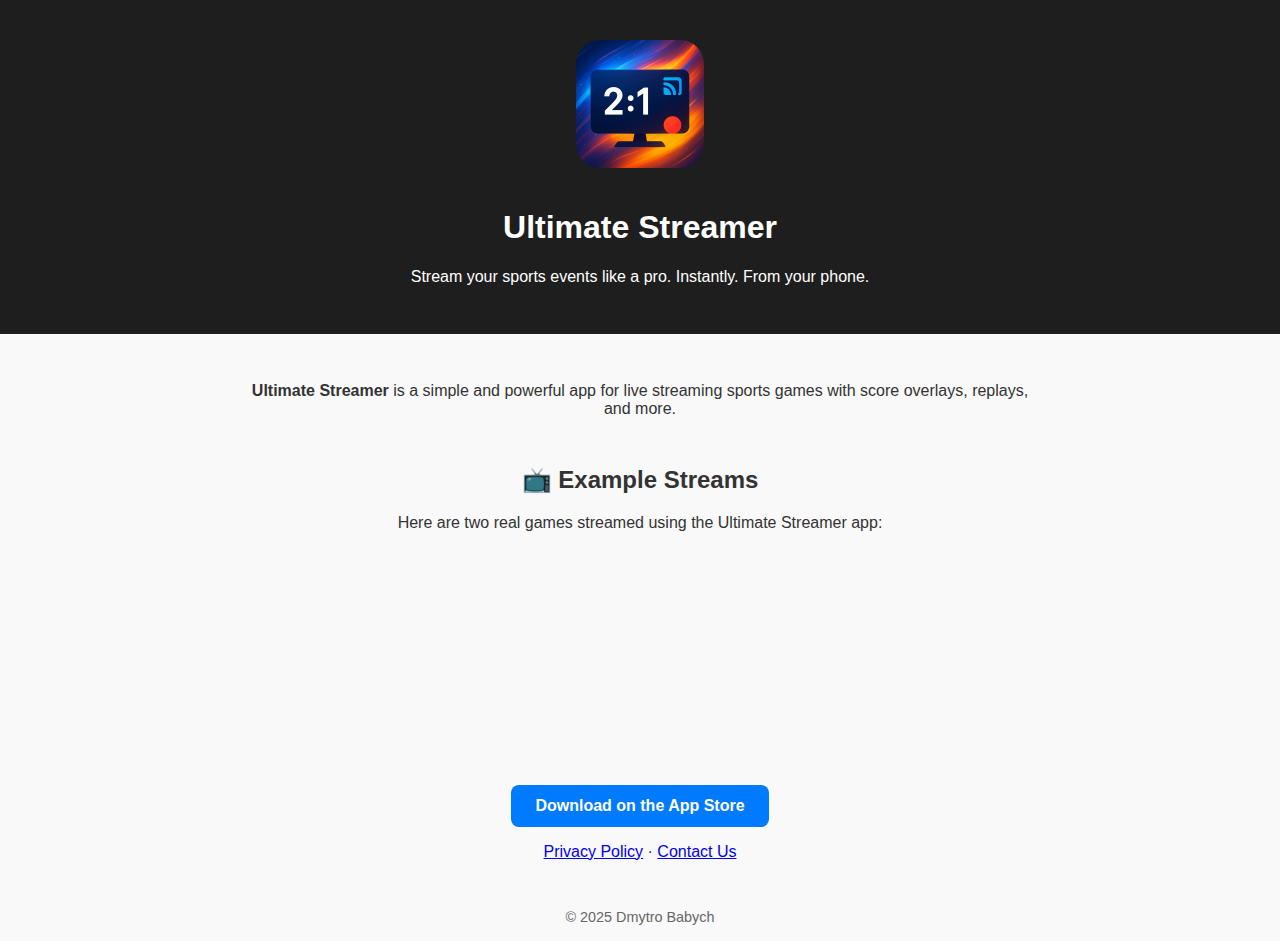
<file: indexOLD.html>
<!DOCTYPE html>
<html lang="en">
<head>

  <!-- Google tag (gtag.js) -->
<script async src="https://www.googletagmanager.com/gtag/js?id=G-5B189B5SZW"></script>
<script>
  window.dataLayer = window.dataLayer || [];
  function gtag(){dataLayer.push(arguments);}
  gtag('js', new Date());

  gtag('config', 'G-5B189B5SZW');
</script>
  
  <meta charset="UTF-8" />
  <meta name="viewport" content="width=device-width, initial-scale=1.0"/>
  <title>Ultimate Streamer iOS Application</title>

  <!-- Standard favicon -->
<link rel="icon" type="image/x-icon" href="favicon.ico">

<!-- Apple touch icon -->
<link rel="apple-touch-icon" sizes="180x180" href="icon-180.png">

<!-- Android + PWA icons -->
<link rel="icon" type="image/png" sizes="192x192" href="icon-192.png">
<link rel="icon" type="image/png" sizes="512x512" href="icon-512.png">
  
  <style>
    body {
      font-family: Arial, sans-serif;
      background: #f9f9f9;
      color: #333;
      margin: 0;
      padding: 0;
    }
    header {
      background-color: #1e1e1e;
      color: white;
      padding: 2rem 1rem;
      text-align: center;
    }
    main {
      padding: 2rem;
      max-width: 800px;
      margin: auto;
      text-align: center;
    }
    a.button {
      display: inline-block;
      margin: 1rem 0;
      padding: 0.75rem 1.5rem;
      background-color: #007aff;
      color: white;
      text-decoration: none;
      border-radius: 8px;
      font-weight: bold;
    }
    footer {
      text-align: center;
      padding: 1rem;
      font-size: 0.9rem;
      color: #666;
    }
  </style>
</head>
<body>

  <header>
    <img src="app-icon-512.png" alt="Ultimate Streamer App Icon" width="128" height="128" style="margin-top: 0.5rem; margin-bottom: 1rem; border-radius: 24px;">
    <h1>Ultimate Streamer</h1>
    <p>Stream your sports events like a pro. Instantly. From your phone.</p>
  </header>

  <main>
    <p><strong>Ultimate Streamer</strong> is a simple and powerful app for live streaming sports games with score overlays, replays, and more.</p>

    <section style="margin-top: 3rem;">
      <h2>📺 Example Streams</h2>
      <p>Here are two real games streamed using the Ultimate Streamer app:</p>
      <div style="display: flex; flex-wrap: wrap; justify-content: center; gap: 1rem; margin-top: 1rem;">
        <iframe width="360" height="203" src="https://www.youtube.com/embed/DbKnLuctm6w" 
                title="Ultimate Game 1" frameborder="0" allow="accelerometer; autoplay; clipboard-write; encrypted-media; gyroscope; picture-in-picture" 
                allowfullscreen></iframe>
        <iframe width="360" height="203" src="https://www.youtube.com/embed/W1y0ptpzYWU" 
                title="Ultimate Game 2" frameborder="0" allow="accelerometer; autoplay; clipboard-write; encrypted-media; gyroscope; picture-in-picture" 
                allowfullscreen></iframe>
      </div>
    </section>
    <br />
    
    <a class="button" href="https://apps.apple.com/app/id6745222525">Download on the App Store</a>
    <br/>
    <a href="privacy-policy.html">Privacy Policy</a> · <a href="feedback.html">Contact Us</a>
  </main>

  <footer>
    © 2025 Dmytro Babych
  </footer>

</body>
</html>
</file>
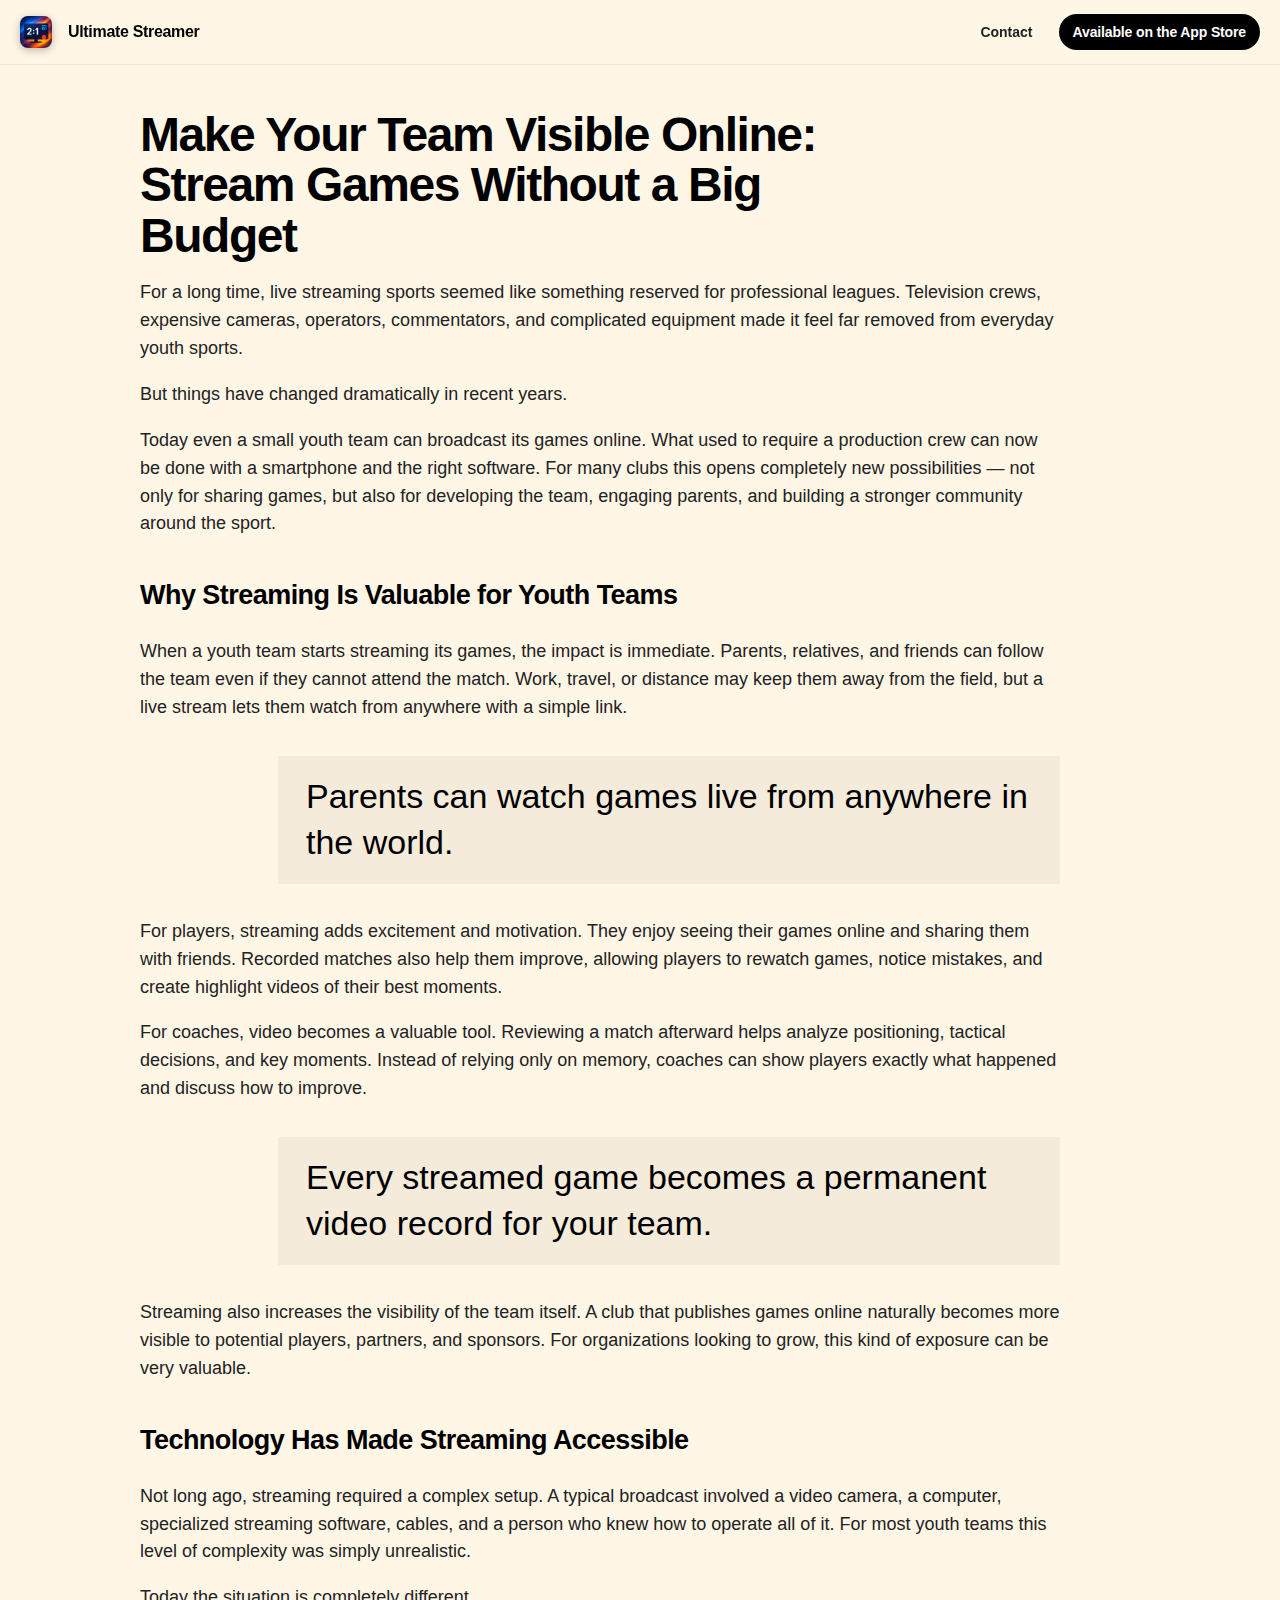
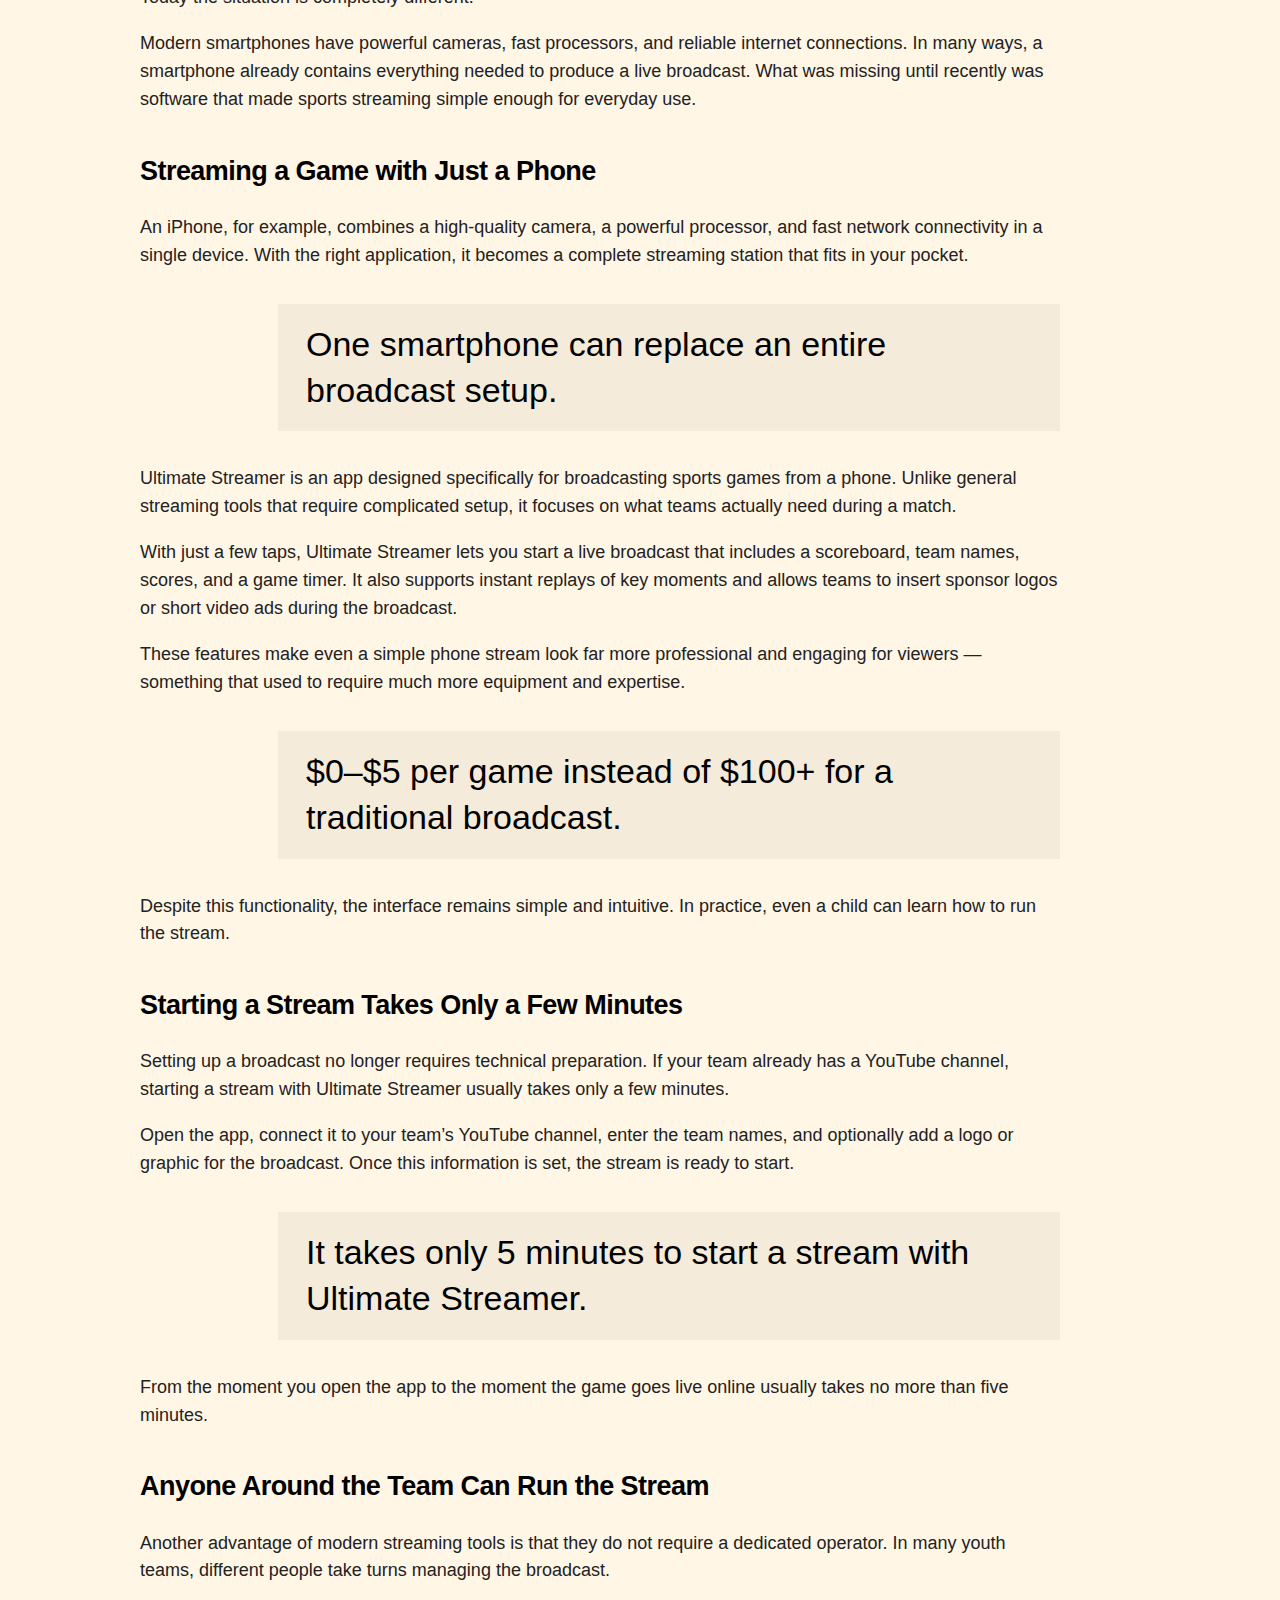
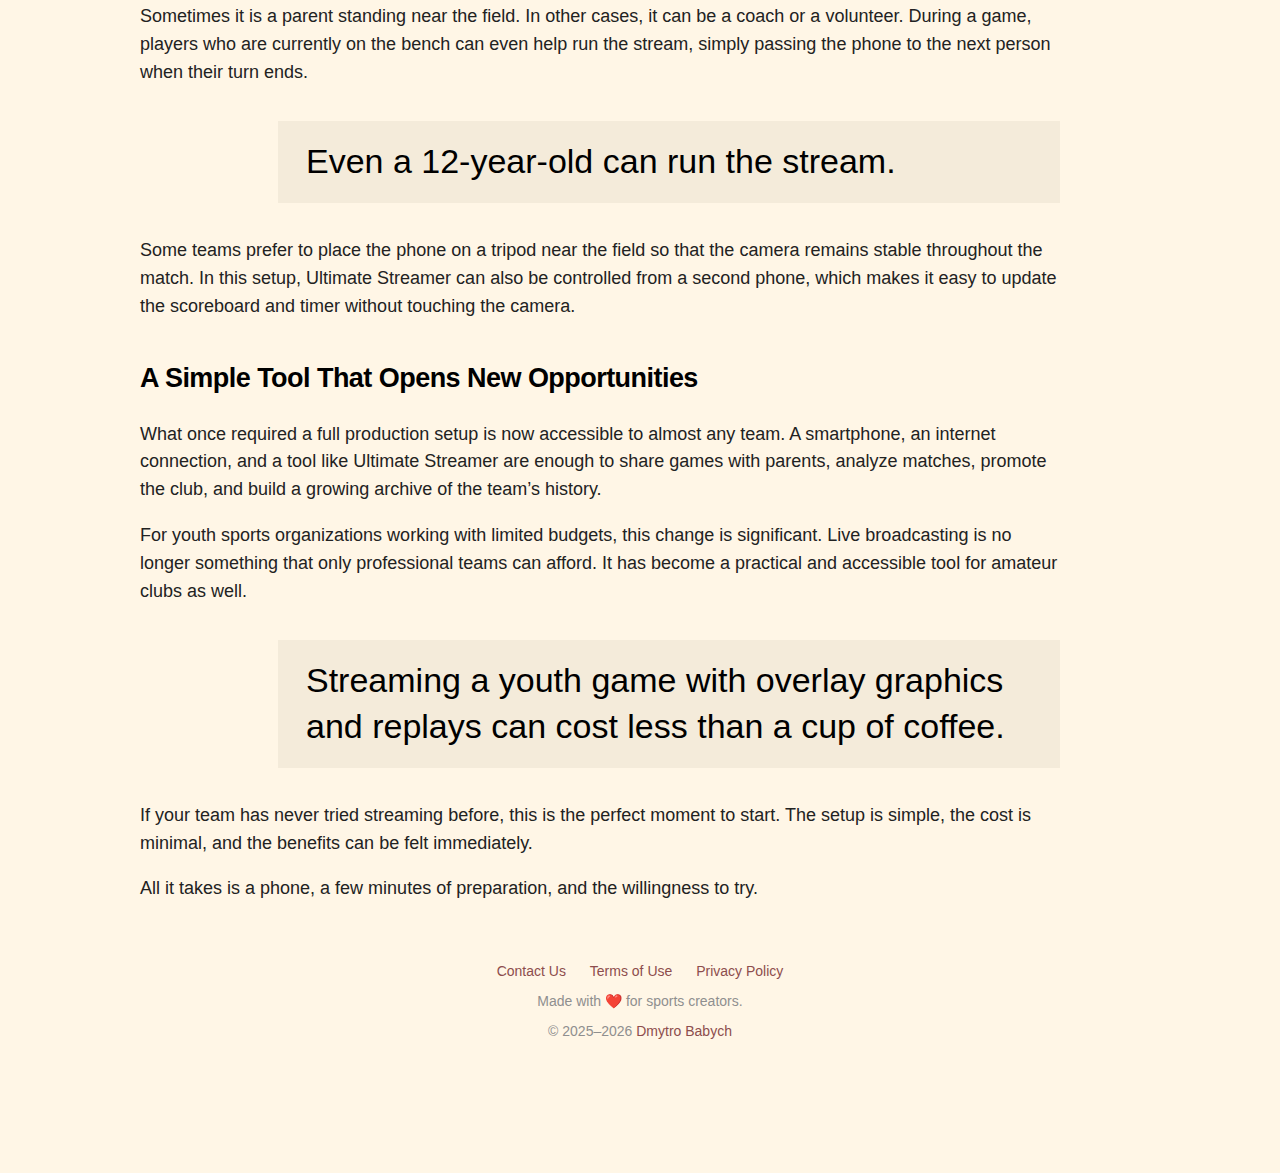
<file: make-your-team-visible-online.html>
<!DOCTYPE html>
<html lang="en">
<head>
<!-- Google tag (gtag.js) -->
<script async src="https://www.googletagmanager.com/gtag/js?id=G-5B189B5SZW"></script>
<script>
window.dataLayer = window.dataLayer || [];
function gtag(){dataLayer.push(arguments);}
gtag('js', new Date());

gtag('config', 'G-5B189B5SZW');
</script>
<meta charset="UTF-8" />
<meta name="viewport" content="width=device-width, initial-scale=1.0"/>
<title>Make Your Team Visible Online: Stream Games Without a Big Budget — Ultimate Streamer</title>
<meta name="description" content="Learn how youth sports teams can stream games to YouTube using just a phone. Discover how Ultimate Streamer makes sports live streaming simple, affordable, and professional."/>
<link rel="canonical" href="https://ultimate-streamer.com/make-your-team-visible-online.html"/>

<!-- Helpful but optional -->
<meta name="robots" content="index,follow,max-image-preview:large"/>
<meta name="keywords" content="
youth sports live streaming,
stream sports from phone,
how to stream youth sports,
sports streaming app,
stream games to YouTube,
youth sports broadcast,
Ultimate Streamer app
"/>

<!-- Open Graph -->
<meta property="og:type" content="article"/>
<meta property="og:url" content="https://ultimate-streamer.com/make-your-team-visible-online.html"/>
<meta property="og:title" content="Make Your Team Visible Online: Stream Games Without a Big Budget"/>
<meta property="og:description" content="Youth teams can now stream games with just a phone. Learn how to broadcast matches to YouTube using the Ultimate Streamer app."/>
<meta property="og:image" content="https://ultimate-streamer.com/assets/app-preview@3x.png"/>

<!-- Twitter -->
<meta name="twitter:card" content="summary_large_image"/>
<meta name="twitter:title" content="Make Your Team Visible Online: Stream Games Without a Big Budget"/>
<meta name="twitter:description" content="Stream youth sports games from your phone with scoreboard overlays, replays, and sponsor graphics."/>
<meta name="twitter:image" content="https://ultimate-streamer.com/assets/app-preview@3x.png"/>

<!-- Standard favicon -->
<link rel="icon" type="image/x-icon" href="favicon.ico">

<!-- Apple touch icon -->
<link rel="apple-touch-icon" sizes="180x180" href="icon-180.png">

<!-- Android + PWA icons -->
<link rel="icon" type="image/png" sizes="192x192" href="icon-192.png">
<link rel="icon" type="image/png" sizes="512x512" href="icon-512.png">

<link href="styles.css" rel="stylesheet"/>

<!-- JSON-LD: Article -->
<script type="application/ld+json">
    {
        "@context":"https://schema.org",
        "@type":"Article",
        "headline":"Make Your Team Visible Online: Stream Games Without a Big Budget",
        "description":"Guide explaining how youth sports teams can stream games to YouTube using a smartphone and the Ultimate Streamer sports streaming app.",
        "author":{
            "@type":"Person",
            "name":"Dmytro Babych"
        },
        "publisher":{
            "@type":"Organization",
            "name":"Ultimate Streamer",
            "logo":{
                "@type":"ImageObject",
                "url":"https://ultimate-streamer.com/assets/app-preview@3x.png"
            }
        },
        "datePublished":"2026-03-11",
        "dateModified":"2026-03-11",
        "mainEntityOfPage":{
            "@type":"WebPage",
            "@id":"https://ultimate-streamer.com/make-your-team-visible-online.html"
        }
    }
</script>

<!-- JSON-LD: SoftwareApplication -->
<script type="application/ld+json">
    {
        "@context":"https://schema.org",
        "@type":"SoftwareApplication",
        "name":"Ultimate Streamer",
        "applicationCategory":"MultimediaApplication",
        "operatingSystem":"iOS",
        "description":"Sports live streaming app for iPhone with overlays, scoreboards and instant replays. Stream sports to YouTube or any RTMP platform.",
        "url":"https://ultimate-streamer.com/",
        "image":"https://ultimate-streamer.com/assets/app-preview@3x.png",
        "offers":{
            "@type":"Offer",
            "price":"0.00",
            "priceCurrency":"USD"
        }
    }
</script>
</head>

<body>
  <!-- Sticky top menu -->
  <nav class="page-nav" aria-label="Primary">
    <div class="page-nav__inner">
      <a class="page-nav__brand" href="index.html" aria-label="Back to home">
        <img
          class="page-nav__icon"
          src="icon-180.png"
          alt="Ultimate Streamer app icon"
          width="32"
          height="32"
          loading="eager"
        />
        <span class="page-nav__name">Ultimate Streamer</span>
      </a>

      <div class="page-nav__right">
        <div class="page-nav__links" aria-label="Sections">
<!--          <a href="articles.html">Articles</a>-->
          <a href="feedback.html">Contact</a>
<!--          <a href="privacy-policy.html">Privacy</a>-->
        </div>

        <a
          class="page-nav__store"
          href="https://apps.apple.com/ua/app/ultimate-sports-streamer/id6745222525"
          rel="noopener"
        >
          Available on the App Store
        </a>
      </div>
    </div>
  </nav>

  <!-- Page body -->
  <main class="page">
      <article class="page-article">
          <header class="page-article__header">
              <h1 class="page-article__title">Make Your Team Visible Online: Stream Games Without a Big Budget</h1>
          </header>
          
          <div class="page-article__content">
              <p>
              For a long time, live streaming sports seemed like something reserved for professional leagues. Television crews, expensive cameras, operators, commentators, and complicated equipment made it feel far removed from everyday youth sports.
              </p>
              <p>
              But things have changed dramatically in recent years.
              </p>
              <p>
              Today even a small youth team can broadcast its games online. What used to require a production crew can now be done with a smartphone and the right software. For many clubs this opens completely new possibilities — not only for sharing games, but also for developing the team, engaging parents, and building a stronger community around the sport.
              </p>

              <h2>
              Why Streaming Is Valuable for Youth Teams
              </h2>
              <p>
              When a youth team starts streaming its games, the impact is immediate. Parents, relatives, and friends can follow the team even if they cannot attend the match. Work, travel, or distance may keep them away from the field, but a live stream lets them watch from anywhere with a simple link.
              </p>
              <p class="article-highlight">
              Parents can watch games live from anywhere in the world.
              </p>
              <p>
              For players, streaming adds excitement and motivation. They enjoy seeing their games online and sharing them with friends. Recorded matches also help them improve, allowing players to rewatch games, notice mistakes, and create highlight videos of their best moments.
              </p>
              <p>
              For coaches, video becomes a valuable tool. Reviewing a match afterward helps analyze positioning, tactical decisions, and key moments. Instead of relying only on memory, coaches can show players exactly what happened and discuss how to improve.
              </p>
              <p class="article-highlight">
              Every streamed game becomes a permanent video record for your team.
              </p>
              <p>
              Streaming also increases the visibility of the team itself. A club that publishes games online naturally becomes more visible to potential players, partners, and sponsors. For organizations looking to grow, this kind of exposure can be very valuable.
              </p>

              <h2>
              Technology Has Made Streaming Accessible
              </h2>
              <p>
              Not long ago, streaming required a complex setup. A typical broadcast involved a video camera, a computer, specialized streaming software, cables, and a person who knew how to operate all of it. For most youth teams this level of complexity was simply unrealistic.
              </p>
              <p>
              Today the situation is completely different.
              </p>
              <p>
              Modern smartphones have powerful cameras, fast processors, and reliable internet connections. In many ways, a smartphone already contains everything needed to produce a live broadcast. What was missing until recently was software that made sports streaming simple enough for everyday use.
              </p>

              <h2>
              Streaming a Game with Just a Phone
              </h2>
              <p>
              An iPhone, for example, combines a high-quality camera, a powerful processor, and fast network connectivity in a single device. With the right application, it becomes a complete streaming station that fits in your pocket.
              </p>
              <p class="article-highlight">
              One smartphone can replace an entire broadcast setup.
              </p>
              <p>
              Ultimate Streamer is an app designed specifically for broadcasting sports games from a phone. Unlike general streaming tools that require complicated setup, it focuses on what teams actually need during a match.
              </p>
              <p>
              With just a few taps, Ultimate Streamer lets you start a live broadcast that includes a scoreboard, team names, scores, and a game timer. It also supports instant replays of key moments and allows teams to insert sponsor logos or short video ads during the broadcast.
              </p>
              <p>
              These features make even a simple phone stream look far more professional and engaging for viewers — something that used to require much more equipment and expertise.
              </p>
              <p class="article-highlight">
              $0–$5 per game instead of $100+ for a traditional broadcast.
              </p>
              <p>
              Despite this functionality, the interface remains simple and intuitive. In practice, even a child can learn how to run the stream.
              </p>

              <h2>
              Starting a Stream Takes Only a Few Minutes
              </h2>
              <p>
              Setting up a broadcast no longer requires technical preparation. If your team already has a YouTube channel, starting a stream with Ultimate Streamer usually takes only a few minutes.
              </p>
              <p>
              Open the app, connect it to your team’s YouTube channel, enter the team names, and optionally add a logo or graphic for the broadcast. Once this information is set, the stream is ready to start.
              </p>
              <p class="article-highlight">
              It takes only 5 minutes to start a stream with Ultimate Streamer.
              </p>
              <p>
              From the moment you open the app to the moment the game goes live online usually takes no more than five minutes.
              </p>

              <h2>
              Anyone Around the Team Can Run the Stream
              </h2>
              <p>
              Another advantage of modern streaming tools is that they do not require a dedicated operator. In many youth teams, different people take turns managing the broadcast.
              </p>
              <p>
              Sometimes it is a parent standing near the field. In other cases, it can be a coach or a volunteer. During a game, players who are currently on the bench can even help run the stream, simply passing the phone to the next person when their turn ends.
              </p>
              <p class="article-highlight">
                  Even a 12-year-old can run the stream.
              </p>
              <p>
              Some teams prefer to place the phone on a tripod near the field so that the camera remains stable throughout the match. In this setup, Ultimate Streamer can also be controlled from a second phone, which makes it easy to update the scoreboard and timer without touching the camera.
              </p>

              <h2>
              A Simple Tool That Opens New Opportunities
              </h2>
              <p>
              What once required a full production setup is now accessible to almost any team. A smartphone, an internet connection, and a tool like Ultimate Streamer are enough to share games with parents, analyze matches, promote the club, and build a growing archive of the team’s history.
              </p>
              <p>
              For youth sports organizations working with limited budgets, this change is significant. Live broadcasting is no longer something that only professional teams can afford. It has become a practical and accessible tool for amateur clubs as well.
              </p>
              <p class="article-highlight">
              Streaming a youth game with overlay graphics and replays can cost less than a cup of coffee.
              </p>
              <p>
              If your team has never tried streaming before, this is the perfect moment to start. The setup is simple, the cost is minimal, and the benefits can be felt immediately.
              </p>
              <p>
              All it takes is a phone, a few minutes of preparation, and the willingness to try.
              </p>
          </div>
      </article>
  </main>

  <!-- Same footer as homepage -->
  <footer>
    <div class="footer-links">
      <a href="feedback.html">Contact Us</a>
      <a href="terms-of-use.html">Terms of Use</a>
      <a href="privacy-policy.html">Privacy Policy</a>
    </div>
    <p>Made with ❤️ for sports creators.</p>
    <p>© 2025–2026 <a href="https://www.linkedin.com/in/dmytro-babych-a8581b2/">Dmytro Babych</a></p>
  </footer>
</body>
</html>
</file>
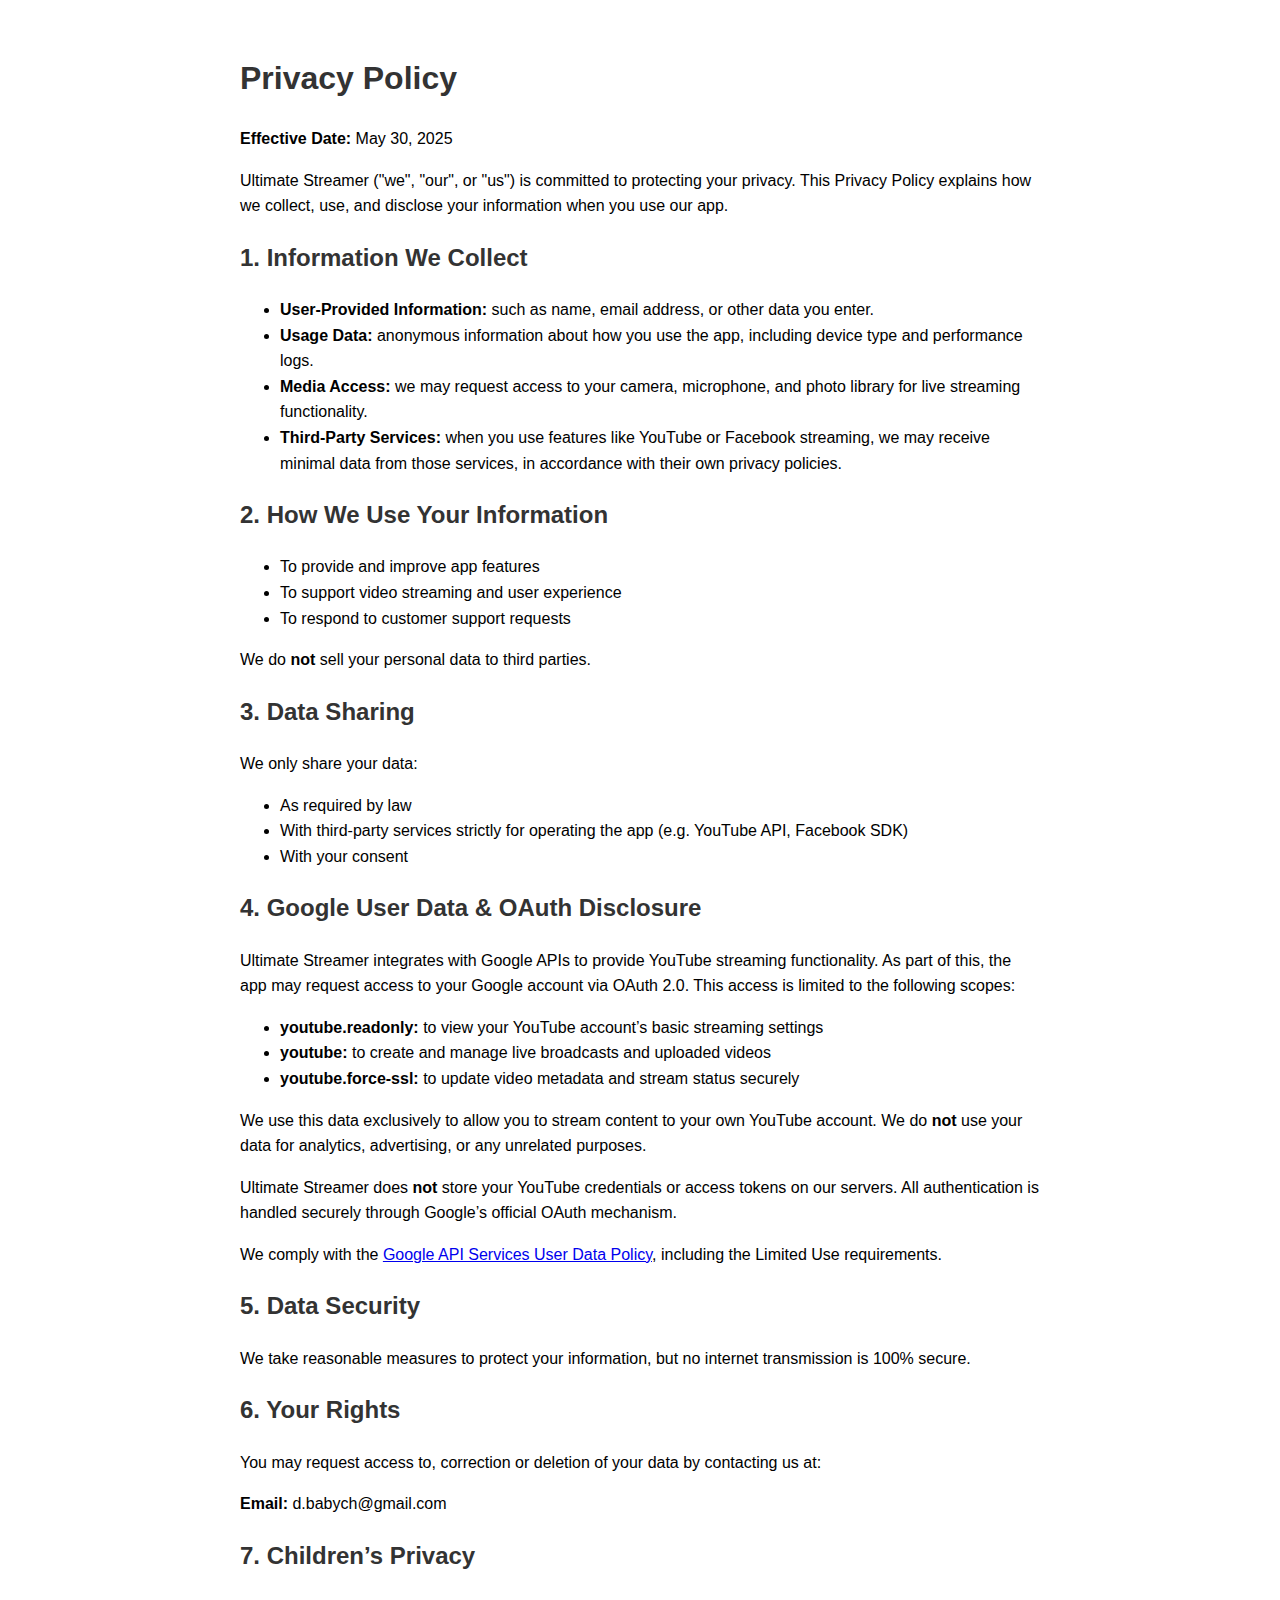
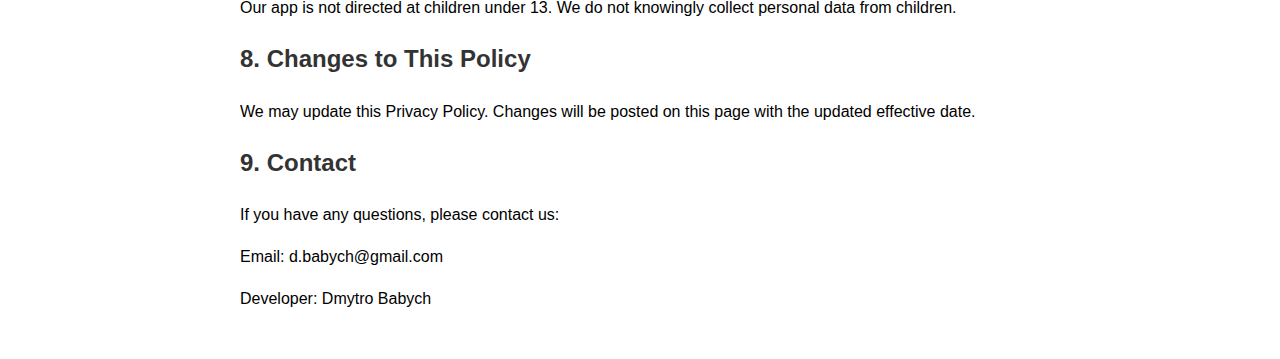
<file: privacy-policy.html>
<!DOCTYPE html>
<html lang="en">
<head>

  <!-- Google tag (gtag.js) -->
<script async src="https://www.googletagmanager.com/gtag/js?id=G-5B189B5SZW"></script>
<script>
  window.dataLayer = window.dataLayer || [];
  function gtag(){dataLayer.push(arguments);}
  gtag('js', new Date());

  gtag('config', 'G-5B189B5SZW');
</script>
  
  <meta charset="UTF-8" />
  <meta name="viewport" content="width=device-width, initial-scale=1.0"/>
  <title>Privacy Policy – Ultimate Streamer</title>
  <style>
    body {
      font-family: Arial, sans-serif;
      max-width: 800px;
      margin: 0 auto;
      padding: 2rem;
      line-height: 1.6;
    }
    h1, h2 {
      color: #333;
    }
  </style>
</head>
<body>
  <h1>Privacy Policy</h1>
  <p><strong>Effective Date:</strong> May 30, 2025</p>

  <p>Ultimate Streamer ("we", "our", or "us") is committed to protecting your privacy. This Privacy Policy explains how we collect, use, and disclose your information when you use our app.</p>

  <h2>1. Information We Collect</h2>
  <ul>
    <li><strong>User-Provided Information:</strong> such as name, email address, or other data you enter.</li>
    <li><strong>Usage Data:</strong> anonymous information about how you use the app, including device type and performance logs.</li>
    <li><strong>Media Access:</strong> we may request access to your camera, microphone, and photo library for live streaming functionality.</li>
    <li><strong>Third-Party Services:</strong> when you use features like YouTube or Facebook streaming, we may receive minimal data from those services, in accordance with their own privacy policies.</li>
  </ul>

  <h2>2. How We Use Your Information</h2>
  <ul>
    <li>To provide and improve app features</li>
    <li>To support video streaming and user experience</li>
    <li>To respond to customer support requests</li>
  </ul>

  <p>We do <strong>not</strong> sell your personal data to third parties.</p>

  <h2>3. Data Sharing</h2>
  <p>We only share your data:</p>
  <ul>
    <li>As required by law</li>
    <li>With third-party services strictly for operating the app (e.g. YouTube API, Facebook SDK)</li>
    <li>With your consent</li>
  </ul>

  <h2>4. Google User Data & OAuth Disclosure</h2>
<p>
Ultimate Streamer integrates with Google APIs to provide YouTube streaming functionality. As part of this, the app may request access to your Google account via OAuth 2.0. This access is limited to the following scopes:
</p>
<ul>
  <li><strong>youtube.readonly:</strong> to view your YouTube account’s basic streaming settings</li>
  <li><strong>youtube:</strong> to create and manage live broadcasts and uploaded videos</li>
  <li><strong>youtube.force-ssl:</strong> to update video metadata and stream status securely</li>
</ul>
<p>
We use this data exclusively to allow you to stream content to your own YouTube account. We do <strong>not</strong> use your data for analytics, advertising, or any unrelated purposes.
</p>
<p>
Ultimate Streamer does <strong>not</strong> store your YouTube credentials or access tokens on our servers. All authentication is handled securely through Google’s official OAuth mechanism.
</p>
<p>
We comply with the <a href="https://developers.google.com/terms/api-services-user-data-policy" target="_blank">Google API Services User Data Policy</a>, including the Limited Use requirements.
</p>

  <h2>5. Data Security</h2>
  <p>We take reasonable measures to protect your information, but no internet transmission is 100% secure.</p>

  <h2>6. Your Rights</h2>
  <p>You may request access to, correction or deletion of your data by contacting us at:</p>
  <p><strong>Email:</strong> d.babych@gmail.com</p>

  <h2>7. Children’s Privacy</h2>
  <p>Our app is not directed at children under 13. We do not knowingly collect personal data from children.</p>

  <h2>8. Changes to This Policy</h2>
  <p>We may update this Privacy Policy. Changes will be posted on this page with the updated effective date.</p>

  <h2>9. Contact</h2>
  <p>If you have any questions, please contact us:</p>
  <p>Email: d.babych@gmail.com</p>
  <p>Developer: Dmytro Babych</p>
</body>
</html>
</file>
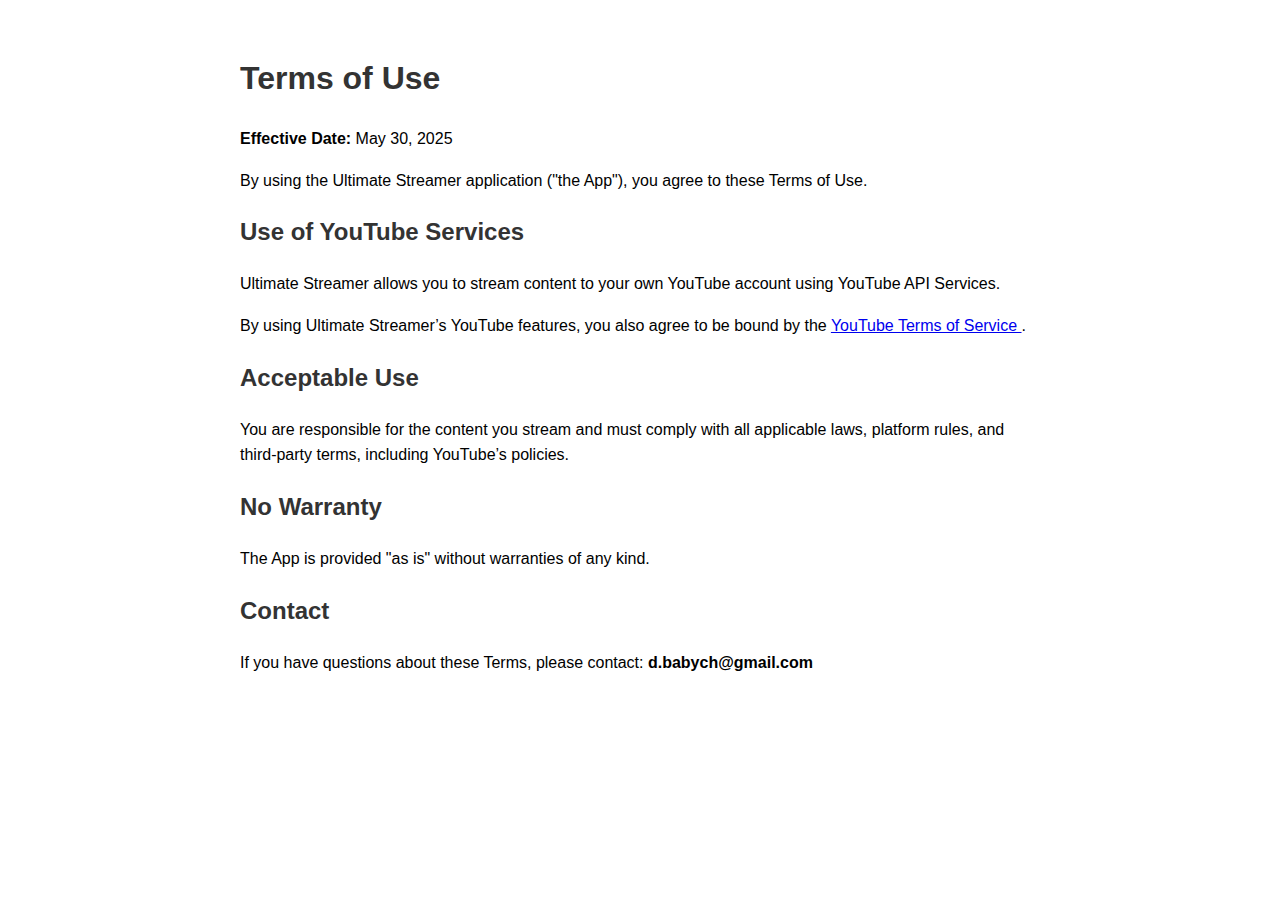
<file: terms-of-use.html>
<!DOCTYPE html>
<html lang="en">
<head>

  <!-- Google tag (gtag.js) -->
<script async src="https://www.googletagmanager.com/gtag/js?id=G-5B189B5SZW"></script>
<script>
  window.dataLayer = window.dataLayer || [];
  function gtag(){dataLayer.push(arguments);}
  gtag('js', new Date());

  gtag('config', 'G-5B189B5SZW');
</script>
  
  <meta charset="UTF-8" />
  <meta name="viewport" content="width=device-width, initial-scale=1.0"/>
  <title>Privacy Policy – Ultimate Streamer</title>

  <!-- Standard favicon -->
<link rel="icon" type="image/x-icon" href="favicon.ico">

<!-- Apple touch icon -->
<link rel="apple-touch-icon" sizes="180x180" href="icon-180.png">

<!-- Android + PWA icons -->
<link rel="icon" type="image/png" sizes="192x192" href="icon-192.png">
<link rel="icon" type="image/png" sizes="512x512" href="icon-512.png">

  <style>
    body {
      font-family: Arial, sans-serif;
      max-width: 800px;
      margin: 0 auto;
      padding: 2rem;
      line-height: 1.6;
    }
    h1, h2 {
      color: #333;
    }
  </style>
</head>
<body>

<h1>Terms of Use</h1>
<p><strong>Effective Date:</strong> May 30, 2025</p>

<p>
By using the Ultimate Streamer application ("the App"), you agree to these Terms of Use.
</p>

<h2>Use of YouTube Services</h2>
<p>
Ultimate Streamer allows you to stream content to your own YouTube account using YouTube API Services.
</p>
<p>
By using Ultimate Streamer’s YouTube features, you also agree to be bound by the
<a href="https://www.youtube.com/t/terms" target="_blank" rel="noopener noreferrer">
YouTube Terms of Service
</a>.
</p>

<h2>Acceptable Use</h2>
<p>
You are responsible for the content you stream and must comply with all applicable laws, platform rules, and third-party terms, including YouTube’s policies.
</p>

<h2>No Warranty</h2>
<p>
The App is provided "as is" without warranties of any kind.
</p>

<h2>Contact</h2>
<p>
If you have questions about these Terms, please contact:
<strong>d.babych@gmail.com</strong>
</p>

</body>
</html>
</file>
<file: styles.css>
body {
  margin: 0;
  font-family: -apple-system, BlinkMacSystemFont, sans-serif;
  background: #FFF6E6;
  color: #222;
  text-align: center;
}

.hero {
  position: relative;
  padding: 129px 20px 40px 20px;
  
  background-image: url("assets/header-photo.jpg");
  background-size: 100% auto;        /* розтягується на всю ширину */
  background-position: center top;   /* центр по фокусу */
  background-repeat: no-repeat;
}

.app-icon {
  width: 255px;
  margin-bottom: 0px;
}

.app-icon + h1 {
    margin-top: -48px;
    margin-bottom: 12px;
}

h1 {
  font-size: 48px;
  font-weight: 800;
}

.subtitle {
  margin: 0 0 32px;
  font-size: 16px;
  color: #4c4c4c;
  line-height: 1.4;
  font-weight: 300;
}

.subtitle a {
  color: #8D4D4D;
  text-decoration: none;
}

.app-store-button img {
  height: 40px;
}

.phone-preview {
  width: 100%;
  max-width: 700px;
  margin: 30px auto;
  display: block;
}

.samples {
  padding: 40px 20px;
  font-size: 21px;
  color: #000;
  font-weight: 400;
  line-height: 1.2;
}

.samples h2 {
    font-size: 48px;
    color: #000;
    font-weight: 600;
    margin-bottom: 0px;
}

.samples h2 strong {
    font-weight: 800;
}

.videos {
  display: flex;
  justify-content: center;
  gap: 40px;
  flex-wrap: wrap;
  margin-top: 64px;
}

.videos iframe {
  width: 360px;
  height: 203px;
  border: none;
  border-radius: 8px;
}

footer {
  margin-top: 40px;
  padding: 20px 20px 120px 20px;
  font-size: 14px;
  color: #8f8f8f;
  font-weight: 300;
}

footer a {
  color: #8D4D4D;
  text-decoration: none;
}

.footer-links {
  margin-bottom: 10px;
}

.footer-links a {
  margin: 0 10px;
  color: #8D4D4D;
  text-decoration: none;
}

/* FAQ */
.faq {
  /*background: #FFF2A8;*/          /* теплий жовтий як на прикладі */
  border-radius: 16px;
  padding: 24px 20px;
  margin: 64px auto 40px auto;
  max-width: 960px;
}

.faq-title {
  margin: 0 0 32px;
  text-align: center;            /* заголовок по центру, як на скріні */
  font-size: 48px;
  font-weight: 600;
  letter-spacing: -0.02em;
}

.faq-list {
  margin-top: 12px;
}

.faq-item {
  border-bottom: 1px solid rgba(0,0,0,.12);
}

.faq-q {
  display: flex;
  align-items: center;
  justify-content: space-between;
  width: 100%;
  text-align: left;              /* ліве вирівнювання пунктів */
  background: transparent;
  border: 0;
  padding: 18px 0;
  font-size: 1.1rem;
  font-weight: 600;
  cursor: pointer;
}

.faq-q:focus-visible {
  outline: 2px solid rgba(0,0,0,.5);
  outline-offset: 2px;
}

/* Плюс/ікс справа */
.faq-q::after {
  content: '+';
  font-size: 1.5rem;
  line-height: 1;
}
.faq-item.open .faq-q::after {
  content: '×';
}

/* Панель відповіді з анімацією висоти */
.faq-a {
  height: 0;
  overflow: hidden;
  transition: height .25s ease;
  will-change: height;
}
.faq-item.open .faq-a {
  /* висоту виставляємо у JS для плавного розгортання */
}

.faq-a p {
  margin: 0 0 16px;
  color: #2b2b2b;
}

/* Менше руху — менше анімацій */
@media (prefers-reduced-motion: reduce) {
  .faq-a { transition: none; }
}



/* === HERO previews: stream + remote overlay === */
.hero-previews {
  /* розтягується на всю ширину екрану, але не більше 1280 */
  width: 100%;
  max-width: 1280px;
  margin: 64px auto 0;
  position: relative;

  aspect-ratio: 1280 / 553;

  /* щоб тіні не обрізались контейнером */
  overflow: visible;
}

/* Ліва картинка (stream): 933/1280 ширини сцени */
.hero-previews__stream {
  width: calc(933 / 1280 * 100%);
  height: auto;

  object-fit: contain;
  object-position: left top;

  display: block;
  pointer-events: none;
  user-select: none;
}

/*
  Права картинка (remote) поверх:
  - її “повна” висота при такій ширині = 933 (бо 474x933 і ми масштабуємо по ширині),
    тобто рівно висота сцени.
  - треба “обрізати знизу” так, щоб лишилось 679px з 933px => 679/933 висоти.
*/
.hero-previews__remoteCrop {
    position: absolute;
    right: 0;
    top: 0;

    width: calc(552 / 1280 * 100%);

    /* ТУТ регулюється вертикальне положення remote (замість top:-...%) */
    transform: translateX(10%) translateY(-24%);

    overflow: visible; /* важливо для Safari: НЕ hidden */
    pointer-events: none;
    user-select: none;
}

/* Саме зображення remote лишаємо “повної” висоти сцени (933), а crop контейнер його обрізає */
.hero-previews__remote {
    width: 80%;
    height: auto;
    display: block;
    
    /* crop bottom */
    -webkit-clip-path: inset(0 0 27.2% 0);
    clip-path: inset(0 0 27.2% 0);
    
    transform: translateY(10%);
    filter: drop-shadow(0 0 10px rgba(0,0,0,0.28));
}

/* на дуже вузьких екранах можна трохи зменшити відступ зверху */
@media (max-width: 420px) {
    .hero-previews { margin-top: 18px; }
}
@media (max-width: 960px) {
  .hero-previews__remote { filter: drop-shadow(0 0 4px rgba(0,0,0,0.28)); }
}


/* === WHY section (under hero previews) === */
.why {
  width: 100%;
  margin: 40px auto 0;
  padding: 0 0;
  text-align: left; /* як на скріні */
}

.why__inner {
  max-width: 1024px; /* ширина по 4 квадратикам */
  margin: 0 auto;
}

.why__title {
  font-size: 48px;   /* заголовок секції */
  font-weight: 600;  /* semibold */
  letter-spacing: -0.02em;
  margin: 0 20px 48px;
  color: #222;
}

.why__grid {
  display: grid;
  grid-template-columns: repeat(4, minmax(0, 1fr)); /* 4 в ряд */
  gap: 18px;
}

.why-card {
  background: rgba(255,255,255,0.5); /* як у .feature */
  border-radius: 32px;               /* великі округлення як на скріні */
  padding: 22px 22px 24px;
  box-shadow: 0 4px 12px rgba(0,0,0,0.05); /* як у .feature */
}

.why-card__title {
  font-size: 24px;   /* заголовок в картці */
  font-weight: 600;  /* heavy */
  margin: 0 0 14px;
  color: #222;
  line-height: 1.12;
}

.why-card__title strong {
  font-weight: 800;  /* heavy */
}

.why-card__text {
  font-size: 18px;   /* текст */
  font-weight: 400;  /* regular */
  margin: 0;
  color: #4c4c4c;    /* як у subtitle/feature */
  line-height: 1.45;
}

/* Адаптивність */
@media (max-width: 1024px) {
  .why__grid { grid-template-columns: repeat(2, minmax(0, 1fr)); }
}

@media (max-width: 560px) {
  .why__title { font-size: 34px; }
  .why__grid { grid-template-columns: 1fr; }
}


/* === Core sports features (fixed px typography) === */

.features {
  width: 100%;
  max-width: 1024px;
  margin: 80px auto 0;
  padding: 0;
  text-align: left;
}

.features__inner {
  padding: 0 20px;
}

/* "Core sports features" */
.features__kicker {
  margin: 0 0 4px;
  font-size: 21px;      /* 21px */
  font-weight: 500;     /* Medium */
  letter-spacing: -0.01em;
  color: #222;
}

/* "Everything a live game actually needs." */
.features__title {
  margin: 0 0 12px;
  font-size: 48px;      /* 48px */
  font-weight: 800;     /* Heavy */
  letter-spacing: -0.03em;
  line-height: 1.05;
  color: #000;
}

/* "Game logic..." */
.features__subtitle {
  margin: 0 0 55px;
  max-width: 820px;
  font-size: 21px;      /* 21px */
  font-weight: 500;     /* Medium */
  line-height: 1.35;
  color: #222;
}

/* Grid */
.features__grid {
  display: grid;
  grid-template-columns: repeat(3, minmax(0, 1fr));
  column-gap: 72px;
  row-gap: 48px;
}

/* Заголовок блоку */
.feature__title {
  margin: 0 0 16px;
  font-size: 24px;      /* 24px */
  font-weight: 800;     /* Heavy */
  letter-spacing: -0.02em;
  line-height: 1.1;
  color: #000;
}

.feature__title a {
  color: #000;
}

/* Текст блоку */
.feature__text {
  margin: 0;
  font-size: 18px;      /* 18px */
  font-weight: 400;     /* Regular */
  line-height: 1.4;
  color: #222;
}

/* Responsive layout only */
@media (max-width: 900px) {
  .features__grid {
    grid-template-columns: 1fr;
    row-gap: 40px;
  }
}


/* === Split feature card (1024px) === */
.feature-split {
  width: 100%;
  max-width: 1024px;
  margin: 80px auto 0;
  padding: 0 0;
  text-align: left;
}

.feature-split__inner {
  width: 100%;
}

.feature-split__card {
  position: relative;
  display: grid;
  grid-template-columns: 1fr 1fr;
  gap: 0;

  background: #fff;
  border-radius: 48px;
  overflow: hidden;
}

.feature-split__media {
  position: relative;
  padding: 0;
  background: #fff;
  overflow: hidden;
}

.feature-split__img {
  position: absolute;
  inset: 0;

  width: 100%;
  height: auto;
  object-fit: contain;
  
  pointer-events: none;
  user-select: none;
}

.feature-split__content {
  position: relative;
  padding: 44px 56px 44px 38px;
}

.feature-split__badge {
  position: absolute;
  top: 36px;
  right: 38px;

  width: 38px;
  height: 38px;
  border-radius: 999px;

  background: #D40083;
  color: #fff;

  display: flex;
  align-items: center;
  justify-content: center;

  font-size: 12px;
  font-weight: 800;
  letter-spacing: 0.02em;
}

.feature-split__title {
  margin: 0 0 18px;

  font-size: 48px;     /* як ти просив */
  font-weight: 600;    /* Heavy (можеш зменшити до 600, якщо хочеш semibold) */
  line-height: 1.2;
  letter-spacing: -0.02em;
  color: #000;
}

.feature-split__title strong {
    font-weight: 800;
}

.feature-split__subtitle {
  margin: 0 0 24px;

  font-size: 21px;     /* як ти просив */
  font-weight: 400;    /* Regular */
  line-height: 1.25;
  color: #222;
}

/* список з “—” як на скріні */
.feature-split__list {
  margin: 0;
  padding: 0;
  list-style: none;
}

.feature-split__list li {
  position: relative;
  padding-left: 22px;
  margin: 4px 0;

  font-size: 21px;
  font-weight: 400;
  line-height: 1.25;
  color: #222;
}

.feature-split__list li::before {
  content: "—";
  position: absolute;
  left: 0;
  top: 0;
}

/* Responsive */
@media (max-width: 960px) {
  .feature-split__content {
    padding: 36px 24px 36px 24px;
  }
  .feature-split__title {
    font-size: 38px; /* щоби не розривало мобільний */
  }
}

@media (max-width: 640px) {
    .feature-split__card {
        grid-template-columns: 2fr 3fr;
    }
    .feature-split__media {
        inset: 12px 8px;
    }
}

@media (max-width: 420px) {
  .feature-split__title {
    font-size: 32px;
  }
}

/* === Feature split: PiP variant (text left, image right) === */
.feature-split--pip .feature-split__card {
  grid-template-columns: 1fr 1fr; /* як у базі, лишаємо */
  min-height: 480px;
}

/* Для PiP блоку картинка справа: робимо паддінги "рамки" як на макеті */
.feature-split--pip .feature-split__media {
  position: relative;
  padding: 0px 48px 0px 0;   /* top, right, bottom, left */
  overflow: hidden;
}

/*
  Важливо: у тебе зараз .feature-split__img absolute + inset:0,
  це "прилипає" до країв і не дає фіксованих відступів.
  Для PiP варіанту робимо нормальний flow: width 100%, height auto.
*/
.feature-split--pip .feature-split__img {
  position: relative;
  /* інсет з урахуванням padding-а: робимо руками */
  top: 0px;
  right: 0px;
  bottom: 0px;
  left: 0;

  width: auto;
  height: 100%;

  object-fit: cover;         /* заповнює висоту, кроп якщо треба */
  object-position: left center; /* фокус зліва => обрізання справа */

  pointer-events: none;
  user-select: none;
}

/* На вузьких екранах (коли 2fr/3fr) — трохи інші відступи, щоб не з’їдати ширину */
@media (max-width: 640px) {
  .feature-split--pip .feature-split__media {
    padding: 0 20px 0 0;
  }
}



/* === Pricing / Plans (1024px) === */
.pricing {
  width: 100%;
  max-width: 1024px;
  margin: 64px auto 0;
  padding: 0;
  text-align: left;
}

.pricing__inner {
  width: 100%;
}

.pricing__title {
  margin: 0 20px 24px;
  font-size: 48px;    /* Pricing... */
  font-weight: 600;   /* Semibold */
  letter-spacing: -0.02em;
  color: #000;
}

/* Grid */
.pricing__grid {
  display: grid;
  grid-template-columns: repeat(3, minmax(0, 1fr));
  gap: 32px;
}

/* Card base */
.plan {
  background: #fff;
  border-radius: 32px;
  padding: 32px;
  overflow: hidden;
}

.plan__kicker {
  margin: 0 0 9px;
  font-size: 16px;   /* For players... */
  font-weight: 700;  /* Bold */
  line-height: 1.2;
  color: #d3005f;    /* magenta accent */
}

.plan__name {
  margin: 0 0 3px;
  font-size: 36px;   /* Free */
  font-weight: 700;  /* Bold */
  letter-spacing: -0.02em;
  line-height: 1.1;
  color: #000;
}

.plan__trial {
  height: 32px; /* візуальний відступ як у макеті */
  margin: 0;
  font-size: 12px;   /* 1 week free */
  font-weight: 400;  /* Regular */
  color: #4a4a4a;
}

.plan__text {
  margin: 0;
  font-size: 18px;   /* Start streaming... */
  font-weight: 400;  /* Regular */
  line-height: 1.2;
  color: #4a4a4a;
}

/* Premium special card */
.plan--premium {
  background: linear-gradient(160deg, #002cb3 0%, #4a90ff 60%, #ffa99a 92%);
}

.plan__kicker--light,
.plan__name--light,
.plan__trial--light,
.plan__text--light {
  color: #fff;
}

.plan__text--light {
  opacity: 0.90;
}

/* Responsive */
@media (max-width: 980px) {
  .pricing__grid {
    grid-template-columns: 1fr 1fr;
  }
}
@media (max-width: 640px) {
  .pricing__grid {
    grid-template-columns: 1fr;
  }
}


/* === Trusted by teams === */

.trusted {
  margin: 42px 0 0;
  width: 100%;
  padding: 42px 0;
  background: rgba(89,53,0,0.08); /* темніше тло, як на скріні */
  text-align: center;
}

.trusted__inner {
  max-width: 1024px;
  margin: 0 auto;
}

.trusted__title {
  margin: 0 0 20px;
  font-size: 48px;    /* Trusted... */
  font-weight: 800;   /* Heavy */
  letter-spacing: -0.02em;
  line-height: 1.1;
  color: #000;
}

.trusted__subtitle {
  margin: 0 0 48px;
  font-size: 21px;    /* Coaches... */
  font-weight: 400;   /* Regular */
  line-height: 1.2;
  color: #000;
}

.trusted__grid {
  display: grid;
  grid-template-columns: repeat(3, 1fr);
  gap: 40px;
  text-align: left;
}

.trusted__item {
  padding: 0 10px 0 20px;
}

.trusted__author {
  margin: 0;
  font-size: 18px;
  font-weight: 700;   /* bold */
  line-height: 1.33;
  color: #4c4c4c;
}

.trusted__quote {
  margin: 0;
  font-size: 18px;    /* цитати */
  font-weight: 400;   /* regular */
  line-height: 1.33;
  color: #4c4c4c;
}

/* Responsive */
@media (max-width: 900px) {
  .trusted__grid {
    grid-template-columns: 1fr;
    gap: 48px;
    text-align: center;
  }

  .trusted__quote {
    max-width: 520px;
    margin: 0 auto;
  }
}



/* === Internal page layout (1024..1280) === */
.page {
  width: 100%;
  box-sizing: border-box;
  padding: 0 40px;
  text-align: left; /* внутрішні сторінки зазвичай читабельніші ліворуч */
}

/* “тіло має розтягуватись до 1280, але не вужче ніж 1024” */
.page-article {
  width: 100%;
  max-width: 1000px;
  margin: 110px auto 0; /* місце під sticky nav */
}

/* Mobile fallback: не ламаємо мобільний, але desktop тримає 1024..1280 */
@media (max-width: 1040px) {
  .page-article {
    width: 100%;
    margin-top: 98px;
  }
}

.page-article__header {
  margin: 0 0 18px;
}

.page-article__title {
  width: 75%;
  margin: 0;
  font-size: 48px;
  font-weight: 800;
  letter-spacing: -0.03em;
  line-height: 1.05;
  color: #000;
}

@media (max-width: 560px) {
  .page-article__title {
    width: 100%;
    font-size: 34px;
  }
}

.page-article__content {
  max-width: 920px; /* комфортна ширина читання */
  font-size: 18px;
  line-height: 1.55;
  color: #222;
}

.page-article__content p {
  margin: 0 0 18px;
  color: #222;
}

.page-article__content h2 {
  margin: 42px 0 27px;
  font-size: 27px;
  font-weight: 800;
  letter-spacing: -0.02em;
  line-height: 1.15;
  color: #000;
}

@media (max-width: 560px) {
  .page-article__content h2 {
    font-size: 24px;
  }
}

/* === Sticky top menu for internal pages === */
.page-nav {
  position: fixed;
  top: 0;
  left: 0;
  right: 0;
  z-index: 1000;

  background: rgba(255, 246, 230, 0.90);
  -webkit-backdrop-filter: blur(10px);
  backdrop-filter: blur(10px);

  border-bottom: 1px solid rgba(0, 0, 0, 0.08);
}

.page-nav__inner {
  max-width: 1280px;
  width: 100%;
  box-sizing: border-box;
  margin: 0 auto;
  padding: 14px 20px;

  display: flex;
  align-items: center;
  justify-content: space-between;
  gap: 14px;
}

@media (max-width: 1040px) {
  .page-nav__inner {
    width: 100%;
  }
}

.page-nav__brand {
  display: flex;
  align-items: center;
  gap: 16px;

  text-decoration: none;
  color: #000;
  white-space: nowrap;
}

.page-nav__icon {
  width: 32px;
  height: 32px;
  border-radius: 8px;
  box-shadow: 0 2px 8px rgba(0, 0, 0, 0.28);
  display: block;
}

.page-nav__name {
  font-weight: 800;
  letter-spacing: -0.02em;
}

.page-nav__right {
  display: flex;
  align-items: center;
  gap: 16px;
}

.page-nav__links {
  display: flex;
  align-items: center;
  gap: 10px;

  overflow-x: auto;
  -webkit-overflow-scrolling: touch;
  scrollbar-width: none;
}
.page-nav__links::-webkit-scrollbar { display: none; }

.page-nav__links a {
  color: #222;
  text-decoration: none;
  font-size: 14px;
  font-weight: 700;
  padding: 8px 10px;
  border-radius: 999px;
  white-space: nowrap;
}

.page-nav__links a:hover {
  background: rgba(0, 0, 0, 0.06);
}

/* CTA button right */
.page-nav__store {
  display: inline-flex;
  align-items: center;
  justify-content: center;

  text-decoration: none;
  white-space: nowrap;

  padding: 10px 14px;
  border-radius: 99px;

  font-size: 14px;
  font-weight: 800;
  letter-spacing: -0.01em;

  color: #fff;
  background: #000;
}

.page-nav__store:hover {
  filter: brightness(0.95);
}

@media (max-width: 720px) {
  .page-nav__store {
    padding: 10px 12px;
    font-size: 13px;
  }
}

@media (max-width: 520px) {
  .page-nav__name { display: none; } /* щоб не тиснуло */
}



.article-image {
  display: block;
  width: 100%;
  max-width: 800px;
  height: auto;
  margin: 24px auto;
}


/* Highlight block for important statements in articles */

p.article-highlight {
  margin: 34px 0 34px 15%;
  padding: 18px 22px 18px 28px;

  font-size: 34px;
  font-weight: 300;
  line-height: 1.35;

  color: #000;

  background: rgba(30, 30, 0, 0.05);
}

@media (max-width: 640px) {
  p.article-highlight {
    font-size: 24px;
    padding: 16px 18px 16px 22px;
  }
}
</file>
